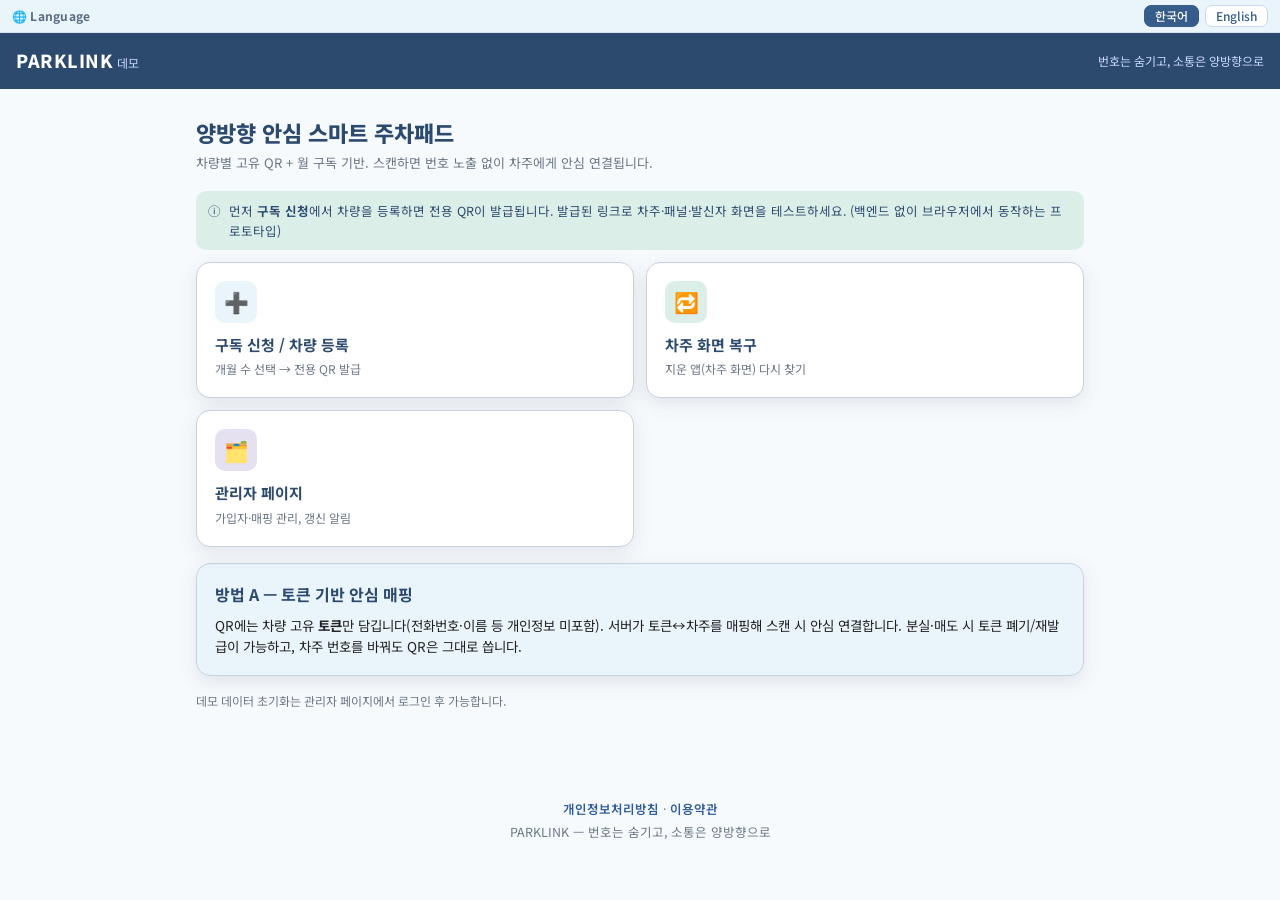
<file: index.html>
<!DOCTYPE html>
<html lang="ko" translate="no">
<head>
<meta name="google" content="notranslate">
<meta charset="UTF-8">
<meta name="viewport" content="width=device-width, initial-scale=1.0">
<title>PARKLINK · 양방향 안심 스마트 주차패드</title>
<link rel="preconnect" href="https://fonts.googleapis.com">
<link href="https://fonts.googleapis.com/css2?family=Noto+Sans+KR:wght@400;500;700;800&display=swap" rel="stylesheet">
<link rel="stylesheet" href="css/style.css">
<link rel="manifest" href="manifest.webmanifest">
<meta name="theme-color" content="#365C89">
<meta name="apple-mobile-web-app-capable" content="yes">
<meta name="apple-mobile-web-app-status-bar-style" content="default">
<meta name="apple-mobile-web-app-title" content="PARKLINK">
<link rel="apple-touch-icon" href="apple-touch-icon.png">
</head>
<body>
<div class="topbar">
  <div><span class="brand">PARKLINK</span> <span class="sub">데모</span></div>
  <span class="sub">번호는 숨기고, 소통은 양방향으로</span>
</div>

<div class="wrap">
  <h1>양방향 안심 스마트 주차패드</h1>
  <p class="lead">차량별 고유 QR + 월 구독 기반. 스캔하면 번호 노출 없이 차주에게 안심 연결됩니다.</p>

  <div class="note">
    <span>ⓘ</span>
    <span>먼저 <b>구독 신청</b>에서 차량을 등록하면 전용 QR이 발급됩니다. 발급된 링크로 차주·패널·발신자 화면을 테스트하세요. (백엔드 없이 브라우저에서 동작하는 프로토타입)</span>
  </div>

  <div class="hub">
    <a href="subscribe.html">
      <div class="ico" style="background:var(--ice);color:var(--blue)">➕</div>
      <b>구독 신청 / 차량 등록</b>
      <small>개월 수 선택 → 전용 QR 발급</small>
    </a>
    <a href="recover.html">
      <div class="ico" style="background:var(--mint);color:var(--navy)">🔁</div>
      <b>차주 화면 복구</b>
      <small>지운 앱(차주 화면) 다시 찾기</small>
    </a>
    <a href="admin.html">
      <div class="ico" style="background:var(--lav);color:var(--navy)">🗂️</div>
      <b>관리자 페이지</b>
      <small>가입자·매핑 관리, 갱신 알림</small>
    </a>
  </div>

  <div class="card tint mt16">
    <h2>방법 A — 토큰 기반 안심 매핑</h2>
    <p style="font-size:13.5px">QR에는 차량 고유 <b>토큰</b>만 담깁니다(전화번호·이름 등 개인정보 미포함). 서버가 토큰↔차주를 매핑해 스캔 시 안심 연결합니다. 분실·매도 시 토큰 폐기/재발급이 가능하고, 차주 번호를 바꿔도 QR은 그대로 씁니다.</p>
  </div>

  <div class="row mt16">
    <span class="muted">데모 데이터 초기화는 <a href="admin.html">관리자 페이지</a>에서 로그인 후 가능합니다.</span>
  </div>
</div>

<script src="js/qrcode.min.js"></script>
<script src="js/i18n.js"></script>
<script src="js/common.js"></script>
<script src="js/index.js"></script>
<footer class="site-footer">
  <a href="privacy.html">개인정보처리방침</a> · <a href="terms.html">이용약관</a><br>
  PARKLINK — 번호는 숨기고, 소통은 양방향으로
</footer>
</body>
</html>
</file>
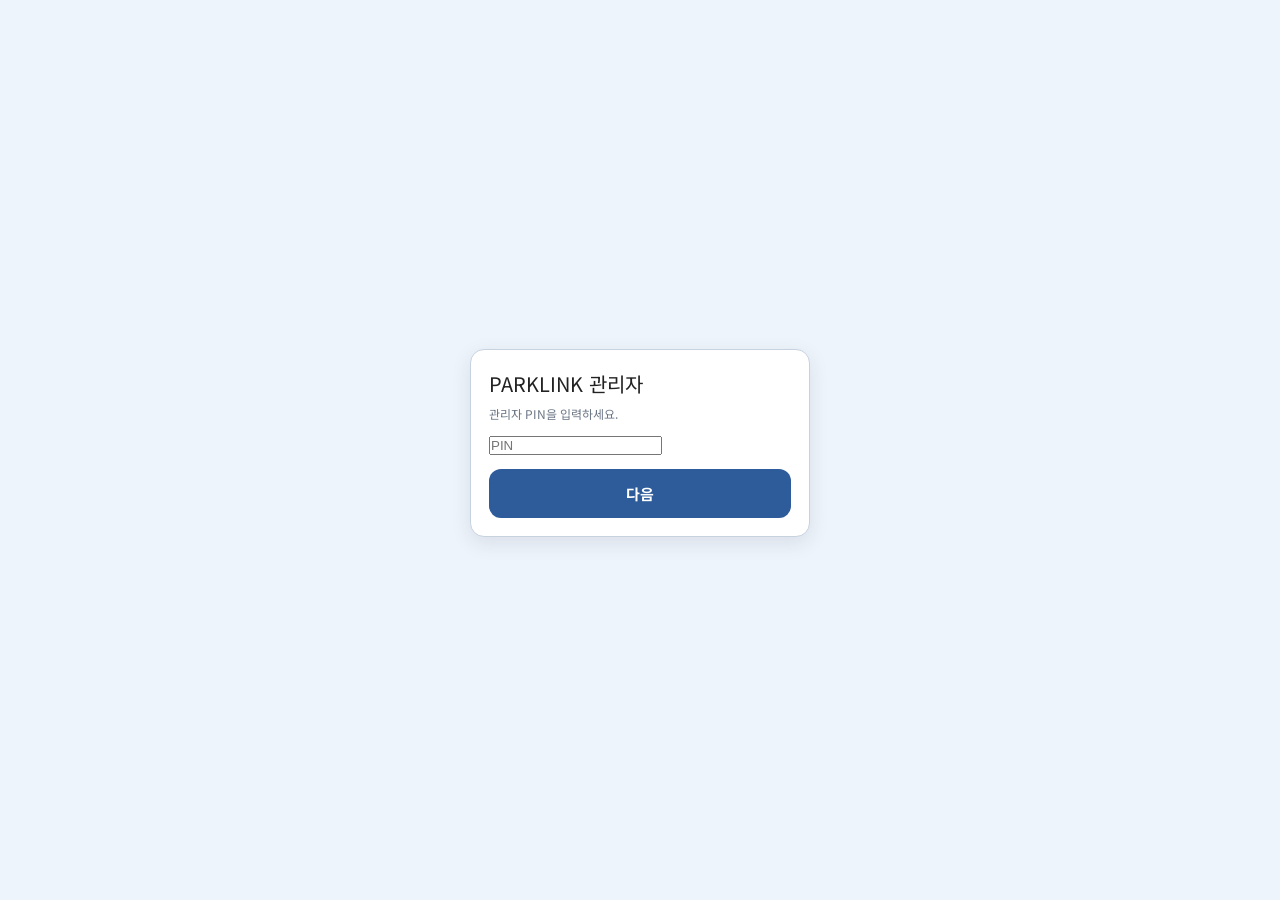
<file: admin.html>
<!DOCTYPE html>
<html lang="ko" translate="no">
<head>
<meta name="google" content="notranslate">
<meta charset="UTF-8">
<meta name="viewport" content="width=device-width, initial-scale=1.0">
<title>PARKLINK · 관리자</title>
<link rel="preconnect" href="https://fonts.googleapis.com">
<link href="https://fonts.googleapis.com/css2?family=Noto+Sans+KR:wght@400;500;700;800&display=swap" rel="stylesheet">
<link rel="stylesheet" href="css/style.css">
<link rel="manifest" href="manifest.webmanifest">
<meta name="theme-color" content="#365C89">
<meta name="apple-mobile-web-app-capable" content="yes">
<meta name="apple-mobile-web-app-status-bar-style" content="default">
<meta name="apple-mobile-web-app-title" content="PARKLINK">
<link rel="apple-touch-icon" href="apple-touch-icon.png">
<style>
.gate-overlay{position:fixed;inset:0;background:#eef4fb;display:flex;align-items:center;justify-content:center;z-index:9999;padding:20px}
.gate-box{width:100%;max-width:340px}
.gate-box .err{margin-top:8px}
</style>
</head>
<body>
<div id="adminGate" class="gate-overlay">
  <div class="gate-box card">
    <div class="brand" style="font-size:20px;margin-bottom:6px">PARKLINK 관리자</div>
    <div id="gatePin">
      <p class="muted mb8">관리자 PIN을 입력하세요.</p>
      <div class="field"><input id="pinInput" type="password" inputmode="numeric" placeholder="PIN" autocomplete="off"></div>
      <button class="btn btn-primary" id="pinBtn" style="width:100%">다음</button>
      <p class="muted err" id="pinErr" style="display:none;color:var(--red)"></p>
    </div>
    <div id="gateLogin" style="display:none">
      <p class="muted mb8">관리자 계정으로 로그인하세요.</p>
      <div class="field"><label>이메일</label><input id="loginEmail" type="email" autocomplete="username"></div>
      <div class="field"><label>비밀번호</label><input id="loginPw" type="password" autocomplete="current-password"></div>
      <button class="btn btn-primary" id="loginBtn" style="width:100%">로그인</button>
      <p class="muted err" id="loginErr" style="display:none;color:var(--red)"></p>
    </div>
  </div>
</div>
<div class="topbar">
  <div><span class="brand">PARKLINK</span> <span class="sub">관리자</span></div>
  <a class="home" href="index.html">← 메인화면</a>
</div>

<div class="wrap">
  <h1>가입자 관리</h1>

  <!-- 탭 네비게이션 -->
  <div class="tabnav" id="tabnav">
    <button class="tabbtn active" data-tab="dashboard">가입자현황</button>
    <button class="tabbtn" data-tab="subs">구독신청관리</button>
    <button class="tabbtn" data-tab="recover">복구요청</button>
    <button class="tabbtn" data-tab="list">가입자목록</button>
    <button class="tabbtn" data-tab="errors">에러로그</button>
  </div>

  <!-- 1) 가입자현황 -->
  <section class="tabpanel" id="tab-dashboard">
    <p class="lead">상태별 가입 현황입니다. 숫자를 누르면 해당 목록으로 이동합니다.</p>
    <div class="stats">
      <button class="stat" data-stat="all"><b id="kTotal">0</b><span>총 가입</span></button>
      <button class="stat" data-stat="active"><b id="kActive">0</b><span>구독중</span></button>
      <button class="stat" data-stat="renew"><b id="kRenew">0</b><span>만료 임박</span></button>
      <button class="stat" data-stat="expired"><b id="kExpired">0</b><span>만료</span></button>
    </div>
    <div id="renewCard" class="card mt16" style="display:none">
      <h2>🔔 갱신 알림 대상 (만료 2주 전~만료)</h2>
      <div id="renewList"></div>
    </div>
  </section>

  <!-- 2) 구독신청관리 -->
  <section class="tabpanel" id="tab-subs" style="display:none">
    <!-- 조회(검색) 영역 -->
    <div class="card searchbar">
      <div class="srow">
        <select id="subStatus">
          <option value="all">ALL (전체)</option>
          <option value="pending">승인대기</option>
          <option value="active">승인</option>
          <option value="rejected">반려</option>
        </select>
        <textarea id="subKeyword" rows="1" placeholder="차량명 · 번호판 · 전화번호 검색"></textarea>
        <button class="btn btn-primary btn-sm" id="subSearch">조회</button>
      </div>
      <div class="muted mt8" id="subListCount"></div>
    </div>

    <div class="card" id="subsCard">
      <div class="row"><h2 style="margin:0">📋 구독 신청 관리</h2><span class="spacer"></span>
        <span class="muted" id="subsCount"></span>
        <button class="btn btn-ghost btn-sm" id="subsRefresh">새로고침</button></div>
      <div id="subsList" class="mt8 muted">불러오는 중…</div>
    </div>
  </section>

  <!-- 2-1) 복구요청 -->
  <section class="tabpanel" id="tab-recover" style="display:none">
    <div class="card">
      <div class="row"><h2 style="margin:0">🔁 차주 화면 복구 요청</h2><span class="spacer"></span>
        <span class="muted" id="supCount"></span>
        <button class="btn btn-ghost btn-sm" id="supRefresh">새로고침</button></div>
      <p class="muted mt8" style="font-size:12.5px">차주가 등록 정보 확인을 요청한 건입니다. 전화번호로 매칭된 차량을 확인하고, 본인이 맞으면 <b>기존 차주 화면 주소</b>를 전달하세요. (신규 발급 아님)</p>
      <div id="supList" class="mt8 muted">불러오는 중…</div>
    </div>
  </section>

  <!-- 3) 가입자목록 -->
  <section class="tabpanel" id="tab-list" style="display:none">
    <div class="row" style="align-items:center">
      <h2 style="margin:0">가입자 목록</h2><span class="spacer"></span>
      <button class="btn btn-ghost btn-sm" id="backToDash">← 현황으로</button>
    </div>

    <!-- 조회(검색) 영역 -->
    <div class="card searchbar">
      <div class="srow">
        <select id="fStatus">
          <option value="all">ALL (전체)</option>
          <option value="active">구독중</option>
          <option value="renew">만료 임박</option>
          <option value="expired">만료</option>
        </select>
        <textarea id="fKeyword" rows="1" placeholder="차량명 · 번호판 · 전화번호 검색"></textarea>
        <button class="btn btn-primary btn-sm" id="fSearch">조회</button>
      </div>
      <div class="muted mt8" id="listCount"></div>
    </div>

    <div class="card flat" style="padding:0;overflow-x:auto">
      <table class="admin" id="vtable">
        <thead><tr>
          <th>차량</th><th>차주번호</th><th>토큰</th><th>시작</th><th>만료</th>
          <th>남은일</th><th>상태</th><th class="right">관리</th>
        </tr></thead>
        <tbody></tbody>
      </table>
      <div id="empty" class="notfound" style="display:none">
        <div class="big">🗂️</div>조회된 가입자가 없습니다.
      </div>
    </div>

    <div class="note mt16"><span>🧪</span><span>테스트: 각 행의 <b>만료-10일</b>/<b>만료처리</b> 버튼으로 갱신 알림·만료 동작을 즉시 확인할 수 있습니다.</span></div>

    <div class="row mt8">
      <a class="btn btn-outline btn-sm" href="subscribe.html">+ 차량 등록</a>
      <span class="spacer"></span>
      <button class="btn btn-ghost" id="resetBtn">전체 초기화</button>
    </div>

    <!-- QR 모달 대용 영역 -->
    <div id="qrPanel" class="card mt16" style="display:none">
      <div class="row"><h2 style="margin:0" id="qrTitle">QR</h2><span class="spacer"></span>
        <button class="btn btn-ghost" id="qrClose">닫기</button></div>
      <div class="qrwrap" id="qrBox"></div>
      <div class="copybox"><span class="grow" id="qrUrl"></span></div>
    </div>
  </section>

  <!-- 4) 에러로그 -->
  <section class="tabpanel" id="tab-errors" style="display:none">
    <div class="card">
      <div class="row"><h2 style="margin:0">⚠️ 에러 로그</h2><span class="spacer"></span>
        <button class="btn btn-ghost btn-sm" id="errRefresh">새로고침</button>
        <button class="btn btn-ghost btn-sm" id="errClear">전체 삭제</button></div>
      <div id="errList" class="muted mt8">불러오는 중…</div>
    </div>
  </section>
</div>

<script src="js/qrcode.min.js"></script>
<script src="js/i18n.js"></script>
<script src="js/common.js"></script>
<script src="js/admin.js"></script>
</body>
</html>
</file>
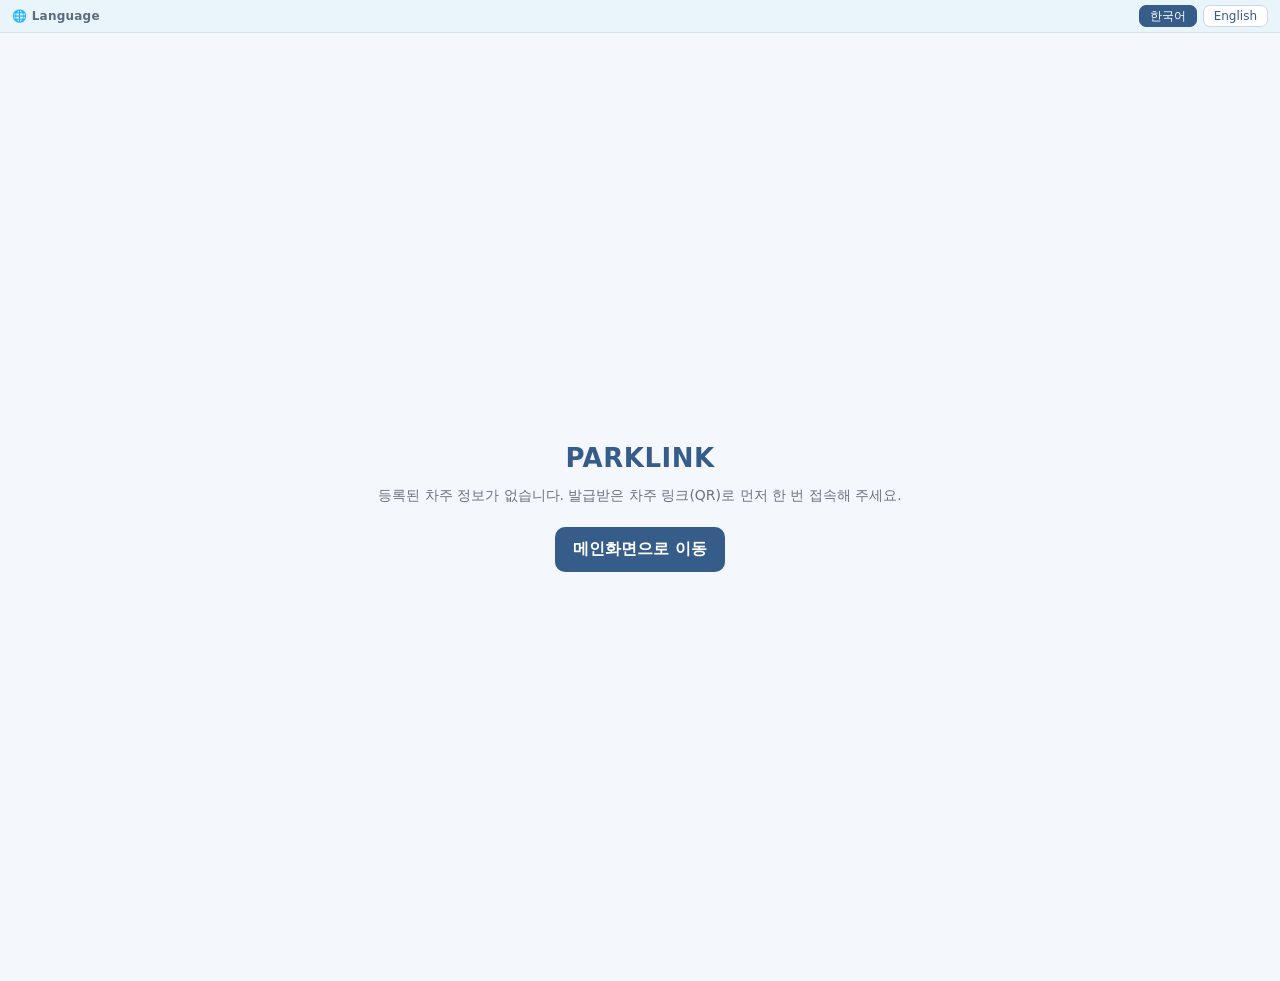
<file: open.html>
<!DOCTYPE html>
<html lang="ko" translate="no">
<head>
<meta name="google" content="notranslate">
<meta charset="utf-8">
<meta name="viewport" content="width=device-width, initial-scale=1, viewport-fit=cover">
<title>PARKLINK</title>
<link rel="manifest" href="manifest.webmanifest">
<meta name="theme-color" content="#365C89">
<link rel="apple-touch-icon" href="apple-touch-icon.png">
<style>
  html,body{height:100%;margin:0;font-family:'Noto Sans KR',system-ui,sans-serif;background:#f4f8fc;color:#365C89}
  .wrap{height:100%;display:flex;flex-direction:column;align-items:center;justify-content:center;gap:14px;padding:24px;text-align:center}
  .logo{font-weight:800;font-size:26px;letter-spacing:.5px}
  .msg{color:#6b7280;font-size:14px}
  a.btn{margin-top:8px;display:inline-block;padding:12px 18px;background:#365C89;color:#fff;border-radius:10px;text-decoration:none;font-weight:700}
</style>
</head>
<body>
<div class="wrap">
  <div class="logo">PARKLINK</div>
  <div class="msg" id="msg">차주 화면으로 이동 중…</div>
  <a class="btn" id="manual" href="index.html" style="display:none">메인화면으로 이동</a>
</div>
<script>
(function () {
  var token = null;
  try { token = localStorage.getItem('parklink:lastOwnerToken'); } catch (e) {}
  // URL에 ?v= 가 직접 오면 우선 사용
  var p = new URLSearchParams(location.search);
  if (p.get('v')) token = p.get('v');
  if (token) {
    location.replace('owner.html?v=' + encodeURIComponent(token));
  } else {
    document.getElementById('msg').textContent = '등록된 차주 정보가 없습니다. 발급받은 차주 링크(QR)로 먼저 한 번 접속해 주세요.';
    document.getElementById('manual').style.display = 'inline-block';
  }
})();
</script>
<script src="js/i18n.js"></script>
</body>
</html>
</file>
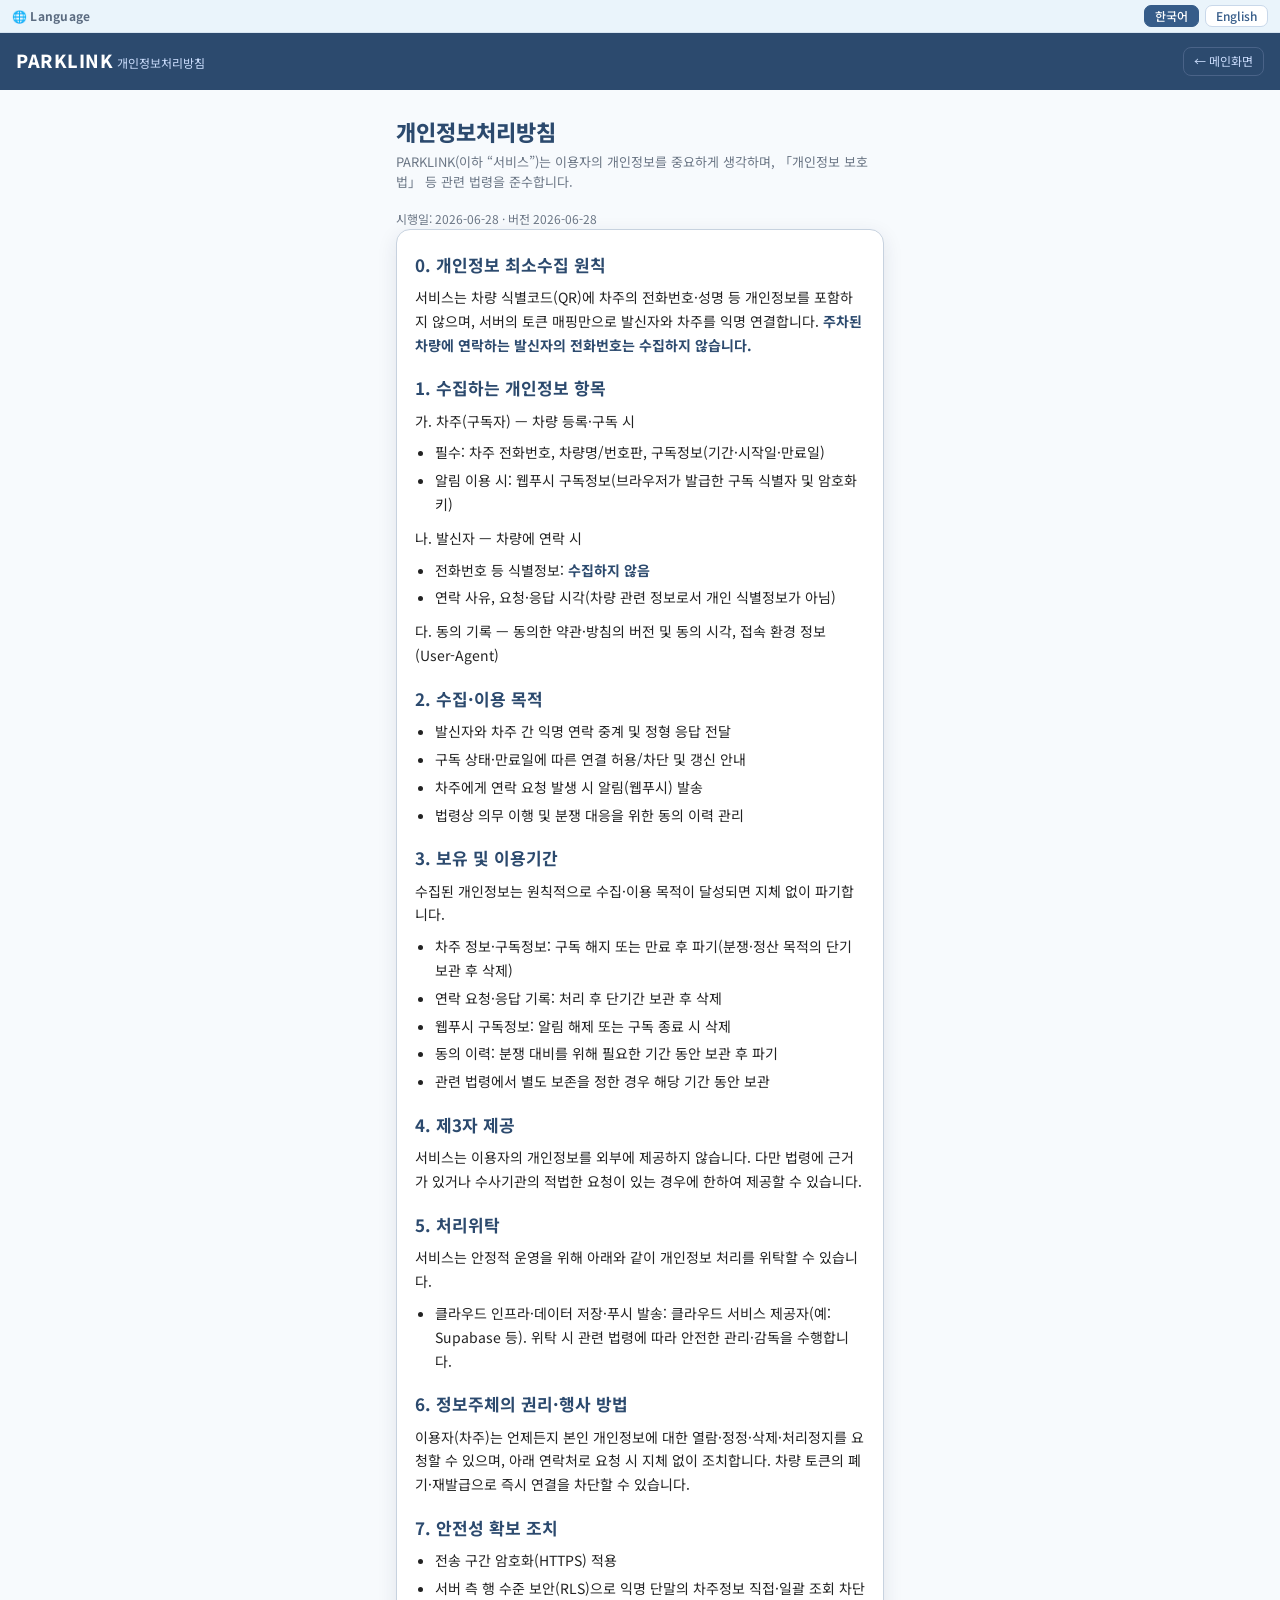
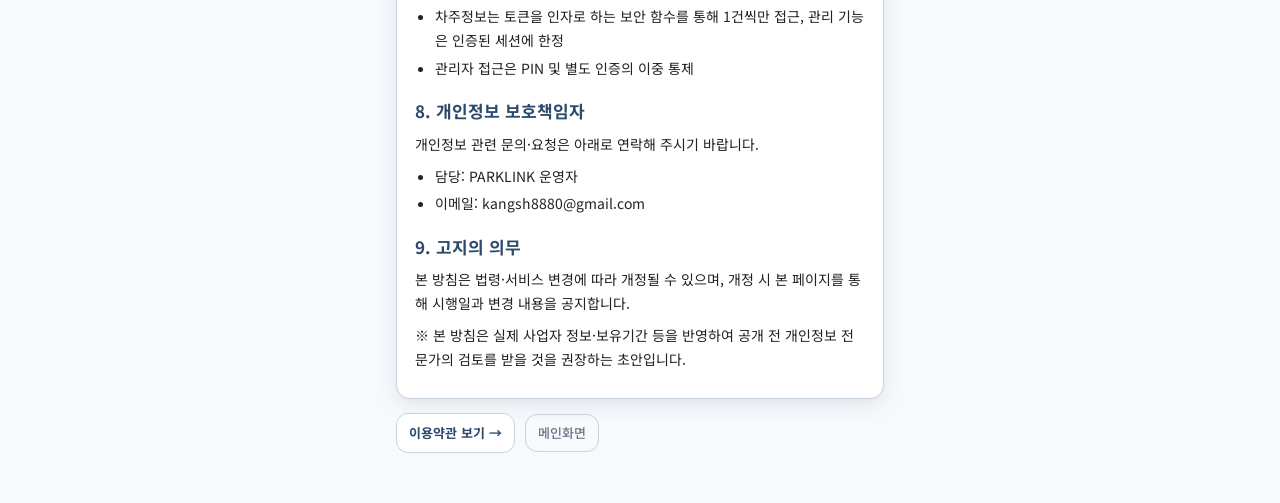
<file: privacy.html>
<!DOCTYPE html>
<html lang="ko" translate="no">
<head>
<meta name="google" content="notranslate">
<meta charset="UTF-8">
<meta name="viewport" content="width=device-width, initial-scale=1.0">
<title>PARKLINK · 개인정보처리방침</title>
<link rel="preconnect" href="https://fonts.googleapis.com">
<link href="https://fonts.googleapis.com/css2?family=Noto+Sans+KR:wght@400;500;700;800&display=swap" rel="stylesheet">
<link rel="stylesheet" href="css/style.css">
<meta name="theme-color" content="#365C89">
</head>
<body>
<div class="topbar">
  <div><span class="brand">PARKLINK</span> <span class="sub">개인정보처리방침</span></div>
  <a class="home" href="index.html">← 메인화면</a>
</div>

<div class="wrap-narrow">
  <h1>개인정보처리방침</h1>
  <p class="lead">PARKLINK(이하 “서비스”)는 이용자의 개인정보를 중요하게 생각하며, 「개인정보 보호법」 등 관련 법령을 준수합니다.</p>
  <p class="muted">시행일: 2026-06-28 · 버전 2026-06-28</p>

  <div class="card legal">
    <h2>0. 개인정보 최소수집 원칙</h2>
    <p>서비스는 차량 식별코드(QR)에 차주의 전화번호·성명 등 개인정보를 포함하지 않으며, 서버의 토큰 매핑만으로 발신자와 차주를 익명 연결합니다. <b>주차된 차량에 연락하는 발신자의 전화번호는 수집하지 않습니다.</b></p>

    <h2>1. 수집하는 개인정보 항목</h2>
    <p>가. 차주(구독자) — 차량 등록·구독 시</p>
    <ul>
      <li>필수: 차주 전화번호, 차량명/번호판, 구독정보(기간·시작일·만료일)</li>
      <li>알림 이용 시: 웹푸시 구독정보(브라우저가 발급한 구독 식별자 및 암호화 키)</li>
    </ul>
    <p>나. 발신자 — 차량에 연락 시</p>
    <ul>
      <li>전화번호 등 식별정보: <b>수집하지 않음</b></li>
      <li>연락 사유, 요청·응답 시각(차량 관련 정보로서 개인 식별정보가 아님)</li>
    </ul>
    <p>다. 동의 기록 — 동의한 약관·방침의 버전 및 동의 시각, 접속 환경 정보(User-Agent)</p>

    <h2>2. 수집·이용 목적</h2>
    <ul>
      <li>발신자와 차주 간 익명 연락 중계 및 정형 응답 전달</li>
      <li>구독 상태·만료일에 따른 연결 허용/차단 및 갱신 안내</li>
      <li>차주에게 연락 요청 발생 시 알림(웹푸시) 발송</li>
      <li>법령상 의무 이행 및 분쟁 대응을 위한 동의 이력 관리</li>
    </ul>

    <h2>3. 보유 및 이용기간</h2>
    <p>수집된 개인정보는 원칙적으로 수집·이용 목적이 달성되면 지체 없이 파기합니다.</p>
    <ul>
      <li>차주 정보·구독정보: 구독 해지 또는 만료 후 파기(분쟁·정산 목적의 단기 보관 후 삭제)</li>
      <li>연락 요청·응답 기록: 처리 후 단기간 보관 후 삭제</li>
      <li>웹푸시 구독정보: 알림 해제 또는 구독 종료 시 삭제</li>
      <li>동의 이력: 분쟁 대비를 위해 필요한 기간 동안 보관 후 파기</li>
      <li>관련 법령에서 별도 보존을 정한 경우 해당 기간 동안 보관</li>
    </ul>

    <h2>4. 제3자 제공</h2>
    <p>서비스는 이용자의 개인정보를 외부에 제공하지 않습니다. 다만 법령에 근거가 있거나 수사기관의 적법한 요청이 있는 경우에 한하여 제공할 수 있습니다.</p>

    <h2>5. 처리위탁</h2>
    <p>서비스는 안정적 운영을 위해 아래와 같이 개인정보 처리를 위탁할 수 있습니다.</p>
    <ul>
      <li>클라우드 인프라·데이터 저장·푸시 발송: 클라우드 서비스 제공자(예: Supabase 등). 위탁 시 관련 법령에 따라 안전한 관리·감독을 수행합니다.</li>
    </ul>

    <h2>6. 정보주체의 권리·행사 방법</h2>
    <p>이용자(차주)는 언제든지 본인 개인정보에 대한 열람·정정·삭제·처리정지를 요청할 수 있으며, 아래 연락처로 요청 시 지체 없이 조치합니다. 차량 토큰의 폐기·재발급으로 즉시 연결을 차단할 수 있습니다.</p>

    <h2>7. 안전성 확보 조치</h2>
    <ul>
      <li>전송 구간 암호화(HTTPS) 적용</li>
      <li>서버 측 행 수준 보안(RLS)으로 익명 단말의 차주정보 직접·일괄 조회 차단</li>
      <li>차주정보는 토큰을 인자로 하는 보안 함수를 통해 1건씩만 접근, 관리 기능은 인증된 세션에 한정</li>
      <li>관리자 접근은 PIN 및 별도 인증의 이중 통제</li>
    </ul>

    <h2>8. 개인정보 보호책임자</h2>
    <p>개인정보 관련 문의·요청은 아래로 연락해 주시기 바랍니다.</p>
    <ul>
      <li>담당: PARKLINK 운영자</li>
      <li>이메일: kangsh8880@gmail.com</li>
    </ul>

    <h2>9. 고지의 의무</h2>
    <p>본 방침은 법령·서비스 변경에 따라 개정될 수 있으며, 개정 시 본 페이지를 통해 시행일과 변경 내용을 공지합니다.</p>

    <p class="muted mt16">※ 본 방침은 실제 사업자 정보·보유기간 등을 반영하여 공개 전 개인정보 전문가의 검토를 받을 것을 권장하는 초안입니다.</p>
  </div>

  <div class="row mt8">
    <a class="btn btn-outline btn-sm" href="terms.html">이용약관 보기 →</a>
    <a class="btn btn-ghost" href="index.html">메인화면</a>
  </div>

  <div id="confirmBar" class="row mt8" style="display:none">
    <a id="confirmBtn" class="btn btn-primary" style="width:100%" href="subscribe.html?agree=privacy">확인함 — 신청 화면으로 돌아가기</a>
  </div>
</div>
<script>
  if (new URLSearchParams(location.search).get('from') === 'subscribe') {
    document.getElementById('confirmBar').style.display = 'flex';
  }
</script>
<script src="js/i18n.js"></script>
</body>
</html>
</file>
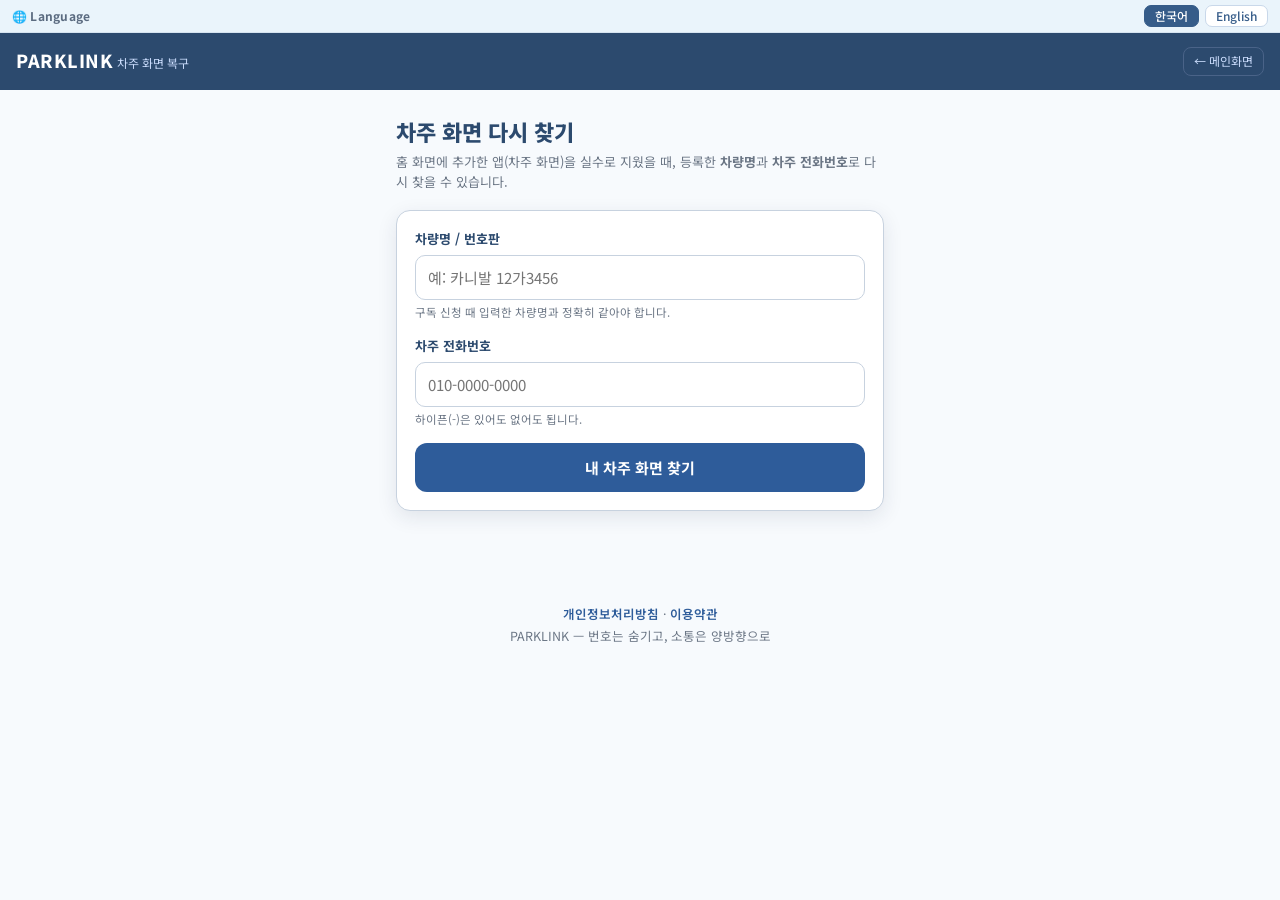
<file: recover.html>
<!DOCTYPE html>
<html lang="ko" translate="no">
<head>
<meta name="google" content="notranslate">
<meta charset="UTF-8">
<meta name="viewport" content="width=device-width, initial-scale=1.0">
<title>PARKLINK · 차주 화면 복구</title>
<link rel="preconnect" href="https://fonts.googleapis.com">
<link href="https://fonts.googleapis.com/css2?family=Noto+Sans+KR:wght@400;500;700;800&display=swap" rel="stylesheet">
<link rel="stylesheet" href="css/style.css">
<meta name="theme-color" content="#365C89">
</head>
<body>
<div class="topbar">
  <div><span class="brand">PARKLINK</span> <span class="sub">차주 화면 복구</span></div>
  <a class="home" href="index.html">← 메인화면</a>
</div>

<div class="wrap-narrow">
  <h1>차주 화면 다시 찾기</h1>
  <p class="lead">홈 화면에 추가한 앱(차주 화면)을 실수로 지웠을 때, 등록한 <b>차량명</b>과 <b>차주 전화번호</b>로 다시 찾을 수 있습니다.</p>

  <!-- 입력 -->
  <div id="form" class="card">
    <div class="field">
      <label>차량명 / 번호판</label>
      <input id="rName" type="text" placeholder="예: 카니발 12가3456">
      <div class="hint">구독 신청 때 입력한 차량명과 정확히 같아야 합니다.</div>
    </div>
    <div class="field">
      <label>차주 전화번호</label>
      <input id="rPhone" type="tel" inputmode="tel" placeholder="010-0000-0000">
      <div class="hint">하이픈(-)은 있어도 없어도 됩니다.</div>
    </div>
    <button class="btn btn-primary" id="findBtn" style="width:100%">내 차주 화면 찾기</button>
    <div id="errBox" class="hint" style="color:var(--red);display:none;margin-top:10px"></div>
  </div>

  <!-- 성공 -->
  <div id="found" style="display:none">
    <div class="card mint">
      <h2>✓ 차주 화면을 찾았습니다</h2>
      <p class="muted">아래에서 차주 화면을 열고, 다시 홈 화면에 추가하면 앱처럼 사용할 수 있습니다.</p>
      <a id="openOwner" class="btn btn-primary mt8" style="width:100%">🔔 차주 화면 열기</a>
    </div>
    <div class="card">
      <h2>📱 홈 화면에 다시 추가</h2>
      <div class="note"><span>1️⃣</span><span>위 <b>차주 화면 열기</b>를 누르세요.</span></div>
      <div class="note mt8"><span>2️⃣</span><span>열린 차주 화면의 <b>📲 홈 화면에 추가</b> 버튼을 누르세요.</span></div>
      <div class="note mt8"><span>＊</span><span>버튼이 보이지 않으면 화면의 순서 안내대로 추가하세요:</span></div>
      <div id="a2hsSteps" class="mt8"></div>
    </div>
  </div>

  <!-- 실패 시: 관리자에게 복구 요청 -->
  <div id="failHelp" class="card tint" style="display:none">
    <h2>찾지 못하셨나요?</h2>
    <p class="muted">차량명이나 전화번호가 등록 정보와 다르면 찾을 수 없습니다. 입력을 다시 확인해 주세요. 그래도 안 되면 관리자에게 복구를 요청하세요. 관리자가 등록 정보를 확인한 뒤 차주 화면 주소를 전달해 드립니다.</p>
    <button id="reqBtn" class="btn btn-outline btn-sm mt8" style="width:100%">관리자에게 복구 요청</button>

    <!-- 요청 폼 -->
    <div id="reqForm" style="display:none;margin-top:12px">
      <div class="field">
        <label>메모 <span class="muted">(선택)</span></label>
        <input id="reqMemo" type="text" placeholder="예: 6월에 등록한 GV80입니다 / 지하주차장 정기">
        <div class="hint">위에 입력한 차량명·전화번호로 요청이 접수됩니다.</div>
      </div>
      <button id="reqSubmit" class="btn btn-primary btn-sm" style="width:100%">복구 요청 보내기</button>
    </div>
  </div>

  <!-- 요청 접수 완료 -->
  <div id="reqDone" class="card mint" style="display:none">
    <h2>✓ 복구 요청이 접수되었습니다</h2>
    <p class="muted">관리자가 확인 후 차주 화면 주소를 전달합니다. 아래 <b>조회 링크</b>를 보관했다가 다시 열어 결과를 확인하세요.</p>
    <dl class="kv">
      <dt>조회 번호</dt><dd><span class="tokenpill" id="reqId"></span></dd>
    </dl>
    <a id="reqStatusLink" class="btn btn-primary mt8" style="width:100%">요청 상태 확인하기 →</a>
  </div>
</div>

<footer class="site-footer">
  <a href="privacy.html">개인정보처리방침</a> · <a href="terms.html">이용약관</a><br>
  PARKLINK — 번호는 숨기고, 소통은 양방향으로
</footer>

<script src="js/i18n.js"></script>
<script src="js/common.js"></script>
<script src="js/recover.js"></script>
</body>
</html>
</file>
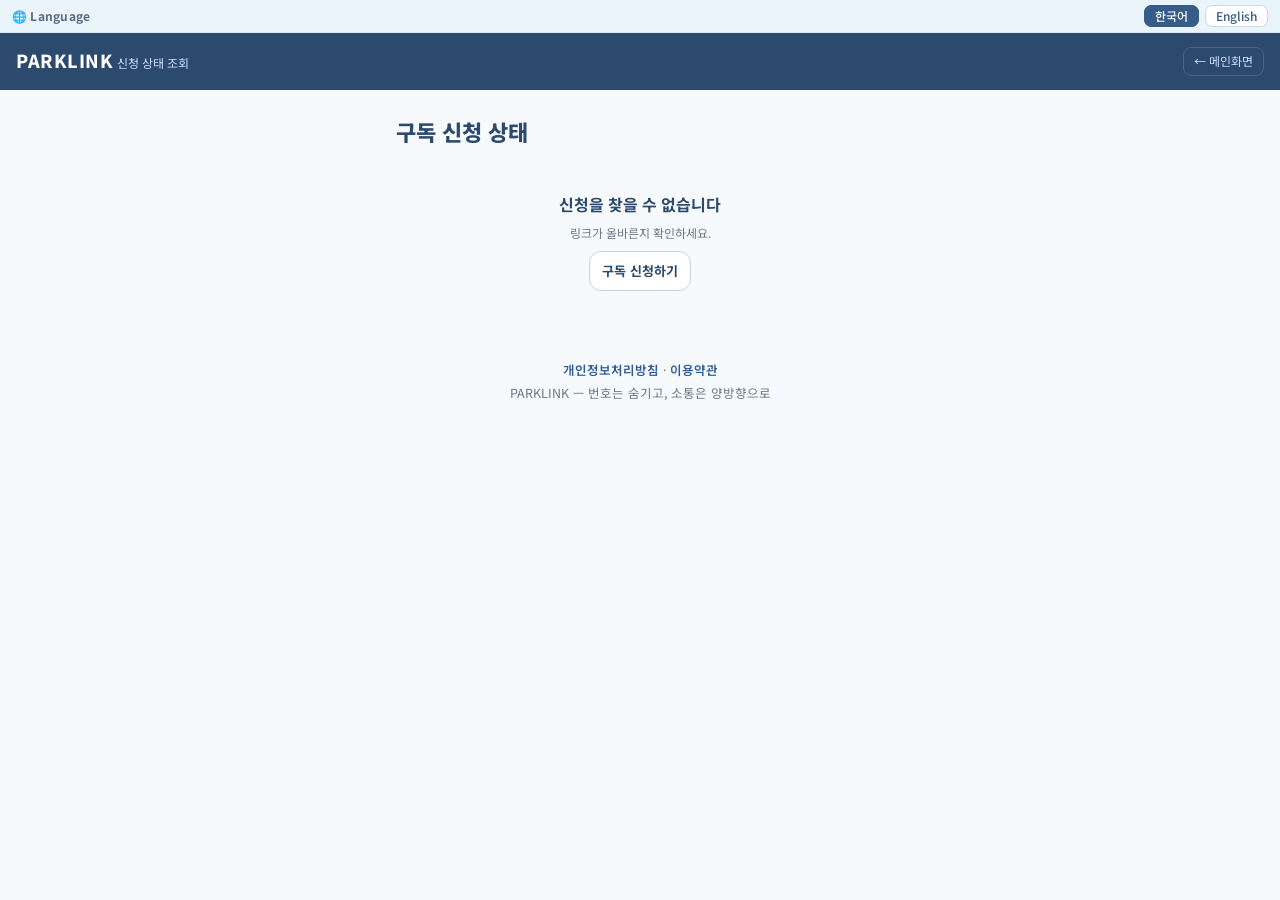
<file: status.html>
<!DOCTYPE html>
<html lang="ko" translate="no">
<head>
<meta name="google" content="notranslate">
<meta charset="UTF-8">
<meta name="viewport" content="width=device-width, initial-scale=1.0">
<title>PARKLINK · 신청 상태 조회</title>
<link rel="preconnect" href="https://fonts.googleapis.com">
<link href="https://fonts.googleapis.com/css2?family=Noto+Sans+KR:wght@400;500;700;800&display=swap" rel="stylesheet">
<link rel="stylesheet" href="css/style.css">
<meta name="theme-color" content="#365C89">
</head>
<body>
<div class="topbar">
  <div><span class="brand">PARKLINK</span> <span class="sub">신청 상태 조회</span></div>
  <a class="home" href="index.html">← 메인화면</a>
</div>

<div class="wrap-narrow">
  <h1>구독 신청 상태</h1>

  <div id="loading" class="card"><p class="muted">상태를 불러오는 중…</p></div>

  <div id="notfound" class="notfound" style="display:none">
    <h2>신청을 찾을 수 없습니다</h2>
    <p class="muted">링크가 올바른지 확인하세요.</p>
    <a class="btn btn-outline btn-sm mt8" href="subscribe.html">구독 신청하기</a>
  </div>

  <!-- 대기 -->
  <div id="pending" class="card" style="display:none">
    <h2>⏳ 승인 대기 중</h2>
    <dl class="kv" id="pendInfo"></dl>
    <p class="muted mt8">관리자 검토 후 승인되면 이 화면에서 QR이 발급됩니다. 이 페이지를 다시 열어 확인하세요.</p>
  </div>

  <!-- 승인됨 -->
  <div id="approved" style="display:none">
    <div class="card mint">
      <h2>✓ 승인되었습니다</h2>
      <dl class="kv" id="apprInfo"></dl>
    </div>
    <div class="card center">
      <h2>차량 전용 QR (E-ink 패널용)</h2>
      <div class="qrwrap" id="qrBox"></div>
      <p class="muted">스캔하면 이 차량 차주에게 안심 연결됩니다.</p>
      <div class="print-tip">🖨️ 이 QR을 저장 후 프린트하여 차량에 놓으세요.</div>
      <div class="linkrow" style="justify-content:center"><a id="dlBtn" download>QR 이미지 저장</a></div>
    </div>
    <div class="card">
      <h2>바로가기</h2>
      <div class="linkrow">
        <a id="lnkOwner">🔔 차주 화면</a>
        <a id="lnkPanel" target="_blank">🖥️ 차량 패널</a>
        <a id="lnkSender" target="_blank">📷 발신자(스캔) 화면</a>
      </div>
      <button class="btn btn-outline btn-sm mt8" id="a2hsBtn" style="width:100%">📱 차주 화면 홈 화면에 추가</button>
    </div>
  </div>

  <!-- 홈 화면 추가 안내 모달 -->
  <div id="a2hsModal" class="modal-overlay" style="display:none">
    <div class="modal-box card">
      <div class="row"><h2 style="margin:0">📱 홈 화면에 추가</h2><span class="spacer"></span>
        <button class="btn btn-ghost btn-sm" id="a2hsClose">닫기</button></div>
      <p class="muted">차주 화면을 휴대폰 홈에 추가하면 앱처럼 바로 열 수 있어요. 추가된 아이콘은 <b>차주 화면</b>으로 바로 연결됩니다.</p>
      <div class="note"><span>1️⃣</span><span>아래 <b>차주 화면 열기</b>를 누르세요.</span></div>
      <div class="note mt8"><span>2️⃣</span><span>열린 차주 화면에서 다음 순서로 추가하세요:</span></div>
      <div id="a2hsSteps" class="mt8"></div>
      <a id="a2hsOpenOwner" class="btn btn-primary mt8" style="width:100%">차주 화면 열기 →</a>
    </div>

  <!-- 반려 -->
  <div id="rejected" class="card" style="display:none">
    <h2 style="color:var(--red)">✗ 반려되었습니다</h2>
    <dl class="kv" id="rejInfo"></dl>
    <a class="btn btn-outline btn-sm mt8" href="subscribe.html">다시 신청하기</a>
  </div>

  <div class="row mt8"><button class="btn btn-ghost btn-sm" id="refreshBtn">새로고침</button></div>
</div>

<footer class="site-footer">
  <a href="privacy.html">개인정보처리방침</a> · <a href="terms.html">이용약관</a><br>
  PARKLINK — 번호는 숨기고, 소통은 양방향으로
</footer>

<script src="js/qrcode.min.js"></script>
<script src="js/i18n.js"></script>
<script src="js/common.js"></script>
<script src="js/status.js"></script>
</body>
</html>
</file>
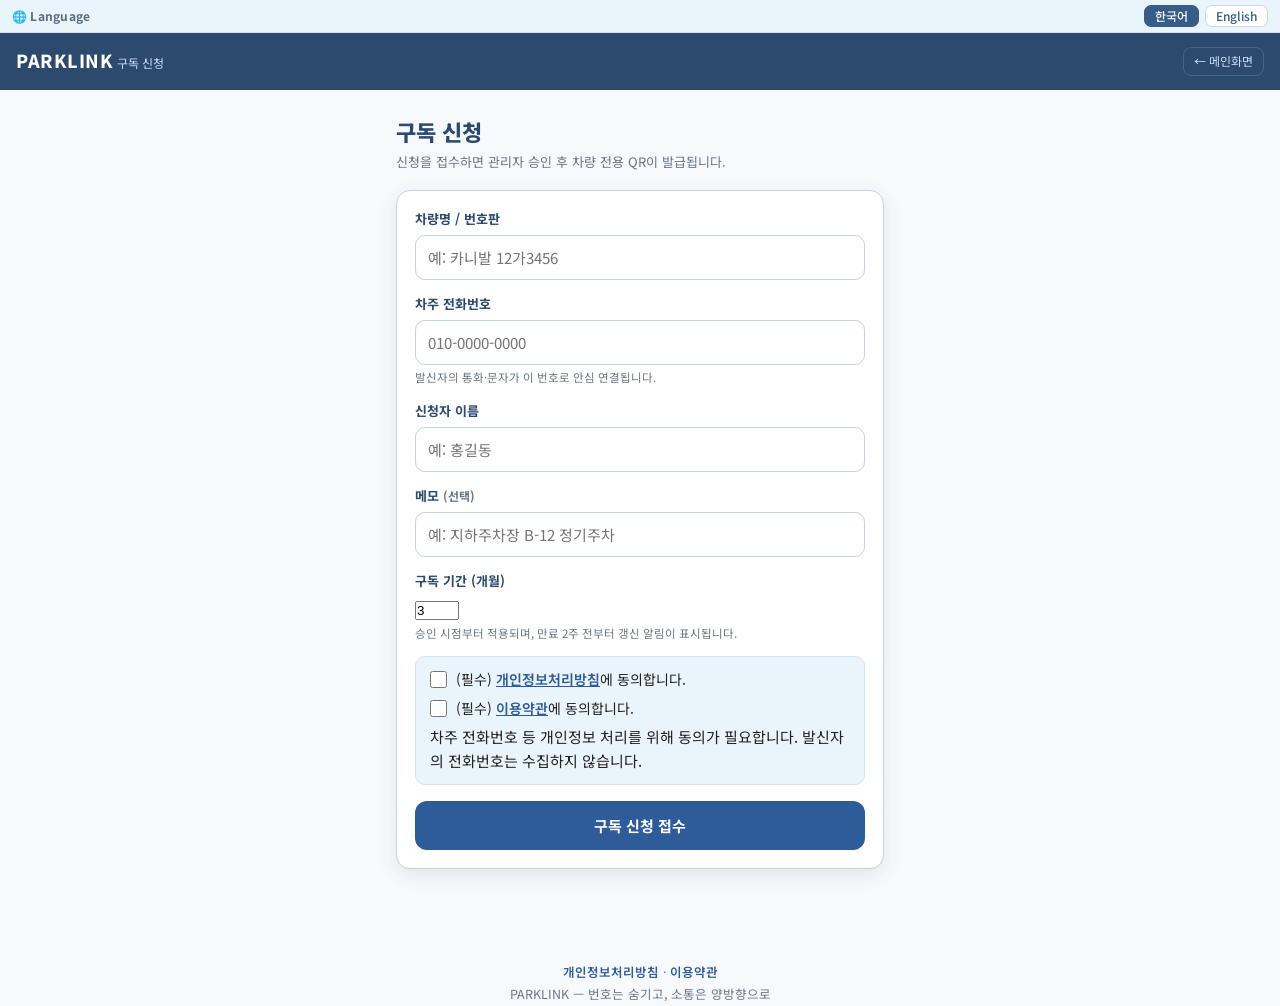
<file: subscribe.html>
<!DOCTYPE html>
<html lang="ko" translate="no">
<head>
<meta name="google" content="notranslate">
<meta charset="UTF-8">
<meta name="viewport" content="width=device-width, initial-scale=1.0">
<title>PARKLINK · 구독 신청</title>
<link rel="preconnect" href="https://fonts.googleapis.com">
<link href="https://fonts.googleapis.com/css2?family=Noto+Sans+KR:wght@400;500;700;800&display=swap" rel="stylesheet">
<link rel="stylesheet" href="css/style.css">
<link rel="manifest" href="manifest.webmanifest">
<meta name="theme-color" content="#365C89">
<meta name="apple-mobile-web-app-capable" content="yes">
<meta name="apple-mobile-web-app-status-bar-style" content="default">
<meta name="apple-mobile-web-app-title" content="PARKLINK">
<link rel="apple-touch-icon" href="apple-touch-icon.png">
</head>
<body>
<div class="topbar">
  <div><span class="brand">PARKLINK</span> <span class="sub">구독 신청</span></div>
  <a class="home" href="index.html">← 메인화면</a>
</div>

<div class="wrap-narrow">
  <h1>구독 신청</h1>
  <p class="lead">신청을 접수하면 관리자 승인 후 차량 전용 QR이 발급됩니다.</p>

  <!-- 신청 폼 -->
  <div id="form" class="card">
    <div class="field">
      <label>차량명 / 번호판</label>
      <input id="vName" type="text" placeholder="예: 카니발 12가3456">
    </div>
    <div class="field">
      <label>차주 전화번호</label>
      <input id="vPhone" type="tel" inputmode="tel" placeholder="010-0000-0000">
      <div class="hint">발신자의 통화·문자가 이 번호로 안심 연결됩니다.</div>
    </div>
    <div class="field">
      <label>신청자 이름</label>
      <input id="vApplicant" type="text" placeholder="예: 홍길동">
    </div>
    <div class="field">
      <label>메모 <span class="muted">(선택)</span></label>
      <input id="vMemo" type="text" placeholder="예: 지하주차장 B-12 정기주차">
    </div>
    <div class="field">
      <label>구독 기간 (개월)</label>
      <input id="vMonths" type="number" min="1" max="36" step="1" value="3">
      <div class="hint">승인 시점부터 적용되며, 만료 2주 전부터 갱신 알림이 표시됩니다.</div>
    </div>

    <div class="consent-box">
      <label class="consent"><input type="checkbox" id="agreePrivacy">
        <span>(필수) <a href="privacy.html?from=subscribe">개인정보처리방침</a>에 동의합니다.</span></label>
      <label class="consent"><input type="checkbox" id="agreeTerms">
        <span>(필수) <a href="terms.html?from=subscribe">이용약관</a>에 동의합니다.</span></label>
      <div class="hint">차주 전화번호 등 개인정보 처리를 위해 동의가 필요합니다. 발신자의 전화번호는 수집하지 않습니다.</div>
    </div>

    <button class="btn btn-primary" id="submitBtn">구독 신청 접수</button>
  </div>

  <!-- 신청 접수 결과 -->
  <div id="result" style="display:none">
    <div class="card mint">
      <h2>✓ 구독 신청이 접수되었습니다</h2>
      <p class="muted">관리자 검토 후 승인되면 차량 전용 QR이 발급됩니다. 아래 <b>상태 조회 링크</b>를 보관하세요.</p>
      <dl class="kv" id="resultInfo"></dl>
    </div>

    <div class="card">
      <h2>상태 조회 링크</h2>
      <p class="muted mb8">이 링크로 신청 상태(대기/승인/반려)를 확인하고, 승인 시 QR을 받을 수 있습니다.</p>
      <div class="copybox"><span class="grow" id="statusUrl"></span><button class="btn btn-ghost btn-sm" id="copyStatus">복사</button></div>
      <div class="linkrow mt8"><a id="goStatus" class="btn btn-primary btn-sm">상태 조회 화면 열기 →</a></div>
    </div>

    <div class="row mt8">
      <button class="btn btn-outline btn-sm" id="againBtn">새 신청</button>
    </div>
  </div>
</div>
<script src="js/qrcode.min.js"></script>
<script src="js/i18n.js"></script>
<script src="js/common.js"></script>
<script src="js/payment.js"></script>
<script src="js/subscribe.js"></script>
<footer class="site-footer">
  <a href="privacy.html">개인정보처리방침</a> · <a href="terms.html">이용약관</a><br>
  PARKLINK — 번호는 숨기고, 소통은 양방향으로
</footer>
</body>
</html>
</file>
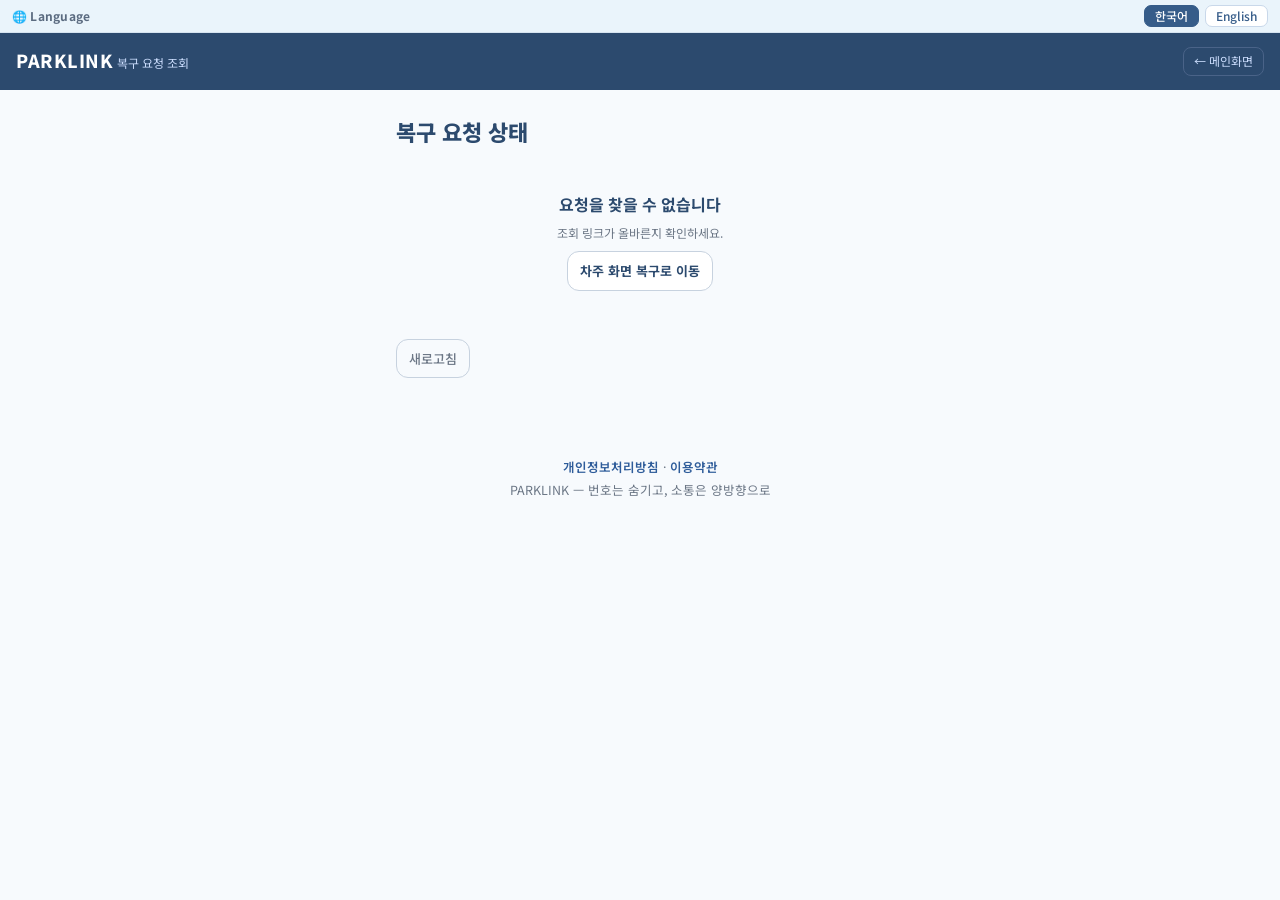
<file: support.html>
<!DOCTYPE html>
<html lang="ko" translate="no">
<head>
<meta name="google" content="notranslate">
<meta charset="UTF-8">
<meta name="viewport" content="width=device-width, initial-scale=1.0">
<title>PARKLINK · 복구 요청 조회</title>
<link rel="preconnect" href="https://fonts.googleapis.com">
<link href="https://fonts.googleapis.com/css2?family=Noto+Sans+KR:wght@400;500;700;800&display=swap" rel="stylesheet">
<link rel="stylesheet" href="css/style.css">
<meta name="theme-color" content="#365C89">
</head>
<body>
<div class="topbar">
  <div><span class="brand">PARKLINK</span> <span class="sub">복구 요청 조회</span></div>
  <a class="home" href="index.html">← 메인화면</a>
</div>

<div class="wrap-narrow">
  <h1>복구 요청 상태</h1>

  <div id="loading" class="card"><p class="muted">상태를 불러오는 중…</p></div>

  <div id="notfound" class="notfound" style="display:none">
    <h2>요청을 찾을 수 없습니다</h2>
    <p class="muted">조회 링크가 올바른지 확인하세요.</p>
    <a class="btn btn-outline btn-sm mt8" href="recover.html">차주 화면 복구로 이동</a>
  </div>

  <!-- 접수됨(대기) -->
  <div id="open" class="card" style="display:none">
    <h2>⏳ 관리자 확인 대기 중</h2>
    <dl class="kv" id="openInfo"></dl>
    <p class="muted mt8">관리자가 등록 정보를 확인한 뒤 차주 화면 주소를 전달합니다. 이 페이지를 다시 열어 확인하세요.</p>
  </div>

  <!-- 답변됨(주소 전달) -->
  <div id="answered" style="display:none">
    <div class="card mint">
      <h2>✓ 차주 화면 주소가 전달되었습니다</h2>
      <dl class="kv" id="ansInfo"></dl>
      <div id="ansNoteBox" class="note mt8" style="display:none"><span>💬</span><span id="ansNote"></span></div>
      <a id="openOwner" class="btn btn-primary mt8" style="width:100%">🔔 차주 화면 열기</a>
      <div class="mt8" style="background:#fff;border:1px solid #D6E4F0;border-radius:10px;padding:10px">
        <div class="muted" style="font-size:12px;margin-bottom:6px">차주 화면 주소 — 이 주소로 접속해 앱 설치·알림 설정을 하세요</div>
        <div style="display:flex;gap:6px;align-items:center">
          <input id="ownerUrl" type="text" readonly style="flex:1;min-width:0;font-size:12px;padding:8px;border:1px solid #D6E4F0;border-radius:8px;background:#F7FAFD">
          <button id="copyUrl" class="btn btn-outline btn-sm" style="white-space:nowrap">복사</button>
        </div>
      </div>
    </div>
    <div class="card">
      <h2>📱 홈 화면에 다시 추가</h2>
      <div class="note"><span>1️⃣</span><span>위 <b>차주 화면 열기</b>를 누르세요.</span></div>
      <div class="note mt8"><span>2️⃣</span><span>열린 차주 화면의 <b>📲 홈 화면에 추가</b> 버튼을 누르세요.</span></div>
      <div class="note mt8"><span>＊</span><span>버튼이 보이지 않으면 화면의 순서 안내대로 추가하세요:</span></div>
      <div id="a2hsSteps" class="mt8"></div>
    </div>
  </div>

  <div class="row mt8"><button class="btn btn-ghost btn-sm" id="refreshBtn">새로고침</button></div>
</div>

<footer class="site-footer">
  <a href="privacy.html">개인정보처리방침</a> · <a href="terms.html">이용약관</a><br>
  PARKLINK — 번호는 숨기고, 소통은 양방향으로
</footer>

<script src="js/i18n.js"></script>
<script src="js/common.js"></script>
<script src="js/support.js"></script>
</body>
</html>
</file>
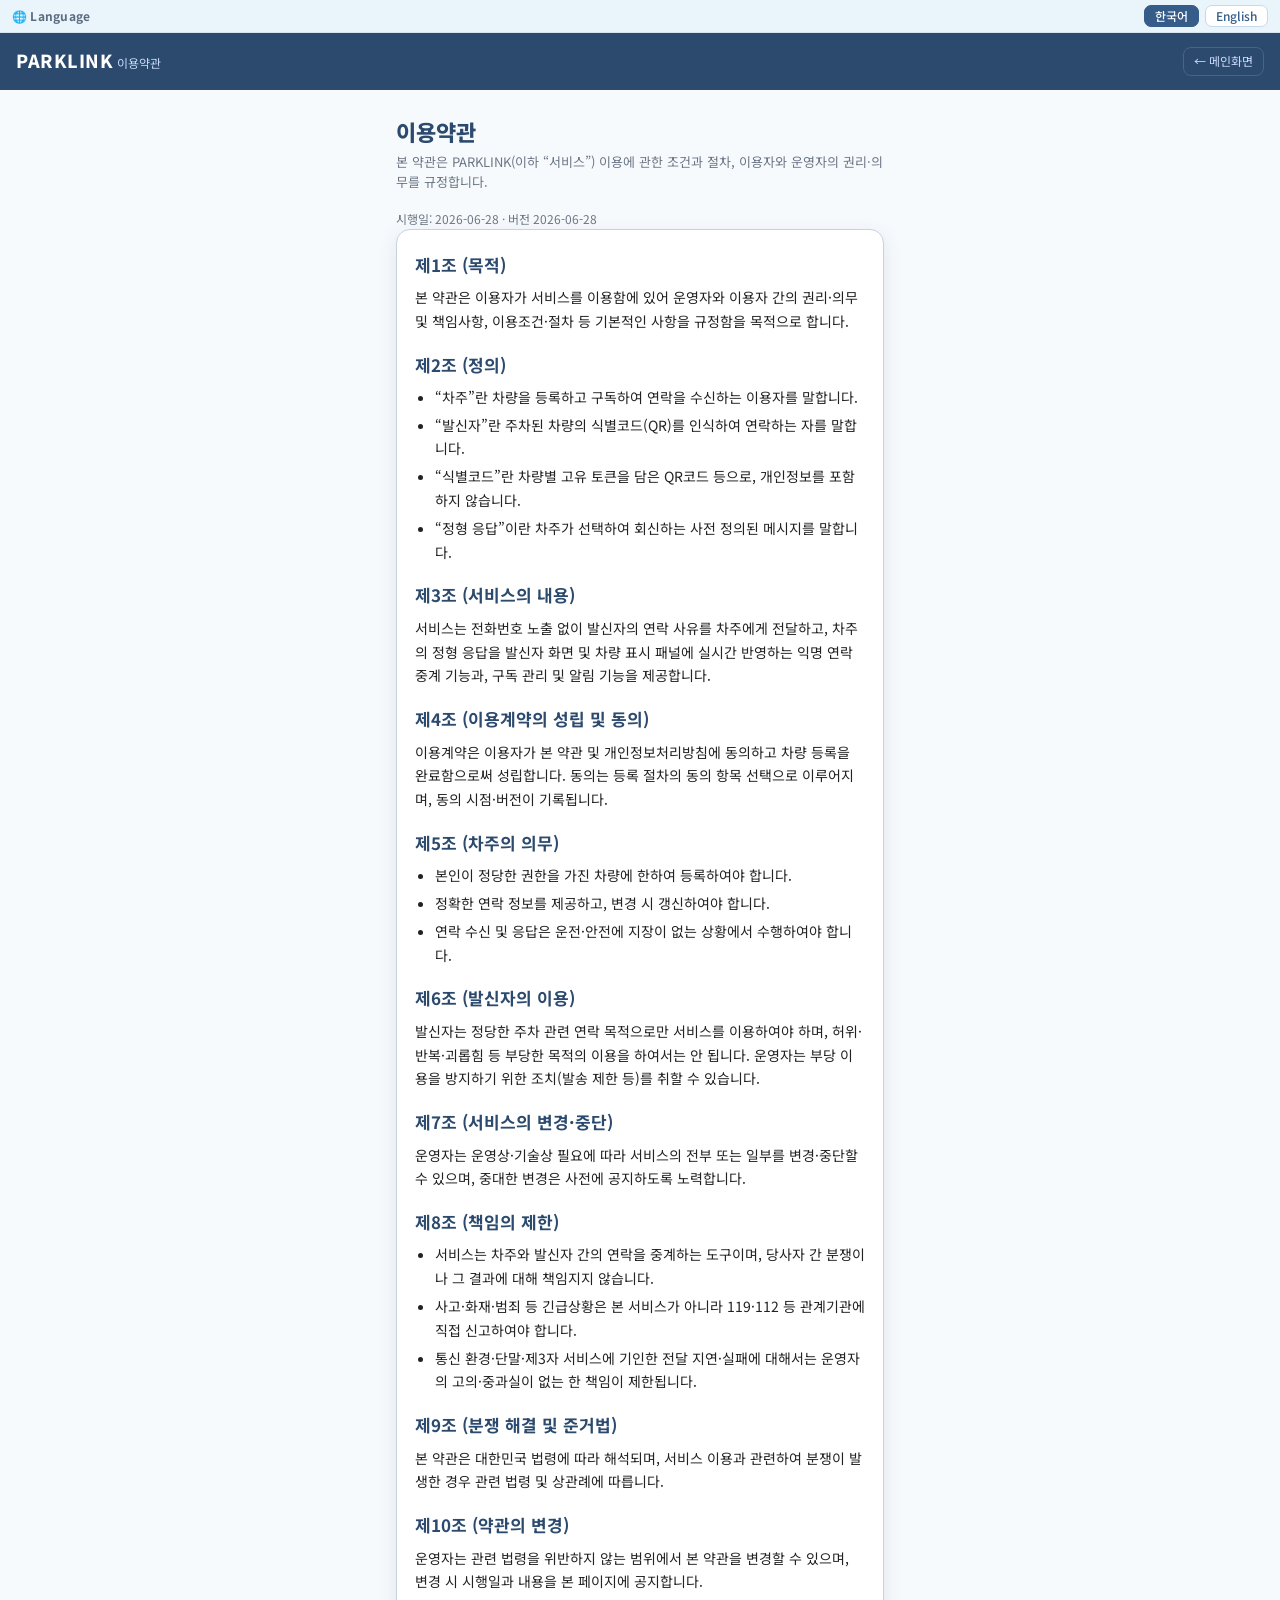
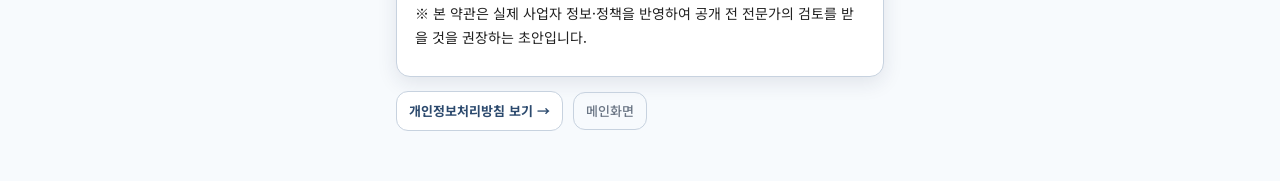
<file: terms.html>
<!DOCTYPE html>
<html lang="ko" translate="no">
<head>
<meta name="google" content="notranslate">
<meta charset="UTF-8">
<meta name="viewport" content="width=device-width, initial-scale=1.0">
<title>PARKLINK · 이용약관</title>
<link rel="preconnect" href="https://fonts.googleapis.com">
<link href="https://fonts.googleapis.com/css2?family=Noto+Sans+KR:wght@400;500;700;800&display=swap" rel="stylesheet">
<link rel="stylesheet" href="css/style.css">
<meta name="theme-color" content="#365C89">
</head>
<body>
<div class="topbar">
  <div><span class="brand">PARKLINK</span> <span class="sub">이용약관</span></div>
  <a class="home" href="index.html">← 메인화면</a>
</div>

<div class="wrap-narrow">
  <h1>이용약관</h1>
  <p class="lead">본 약관은 PARKLINK(이하 “서비스”) 이용에 관한 조건과 절차, 이용자와 운영자의 권리·의무를 규정합니다.</p>
  <p class="muted">시행일: 2026-06-28 · 버전 2026-06-28</p>

  <div class="card legal">
    <h2>제1조 (목적)</h2>
    <p>본 약관은 이용자가 서비스를 이용함에 있어 운영자와 이용자 간의 권리·의무 및 책임사항, 이용조건·절차 등 기본적인 사항을 규정함을 목적으로 합니다.</p>

    <h2>제2조 (정의)</h2>
    <ul>
      <li>“차주”란 차량을 등록하고 구독하여 연락을 수신하는 이용자를 말합니다.</li>
      <li>“발신자”란 주차된 차량의 식별코드(QR)를 인식하여 연락하는 자를 말합니다.</li>
      <li>“식별코드”란 차량별 고유 토큰을 담은 QR코드 등으로, 개인정보를 포함하지 않습니다.</li>
      <li>“정형 응답”이란 차주가 선택하여 회신하는 사전 정의된 메시지를 말합니다.</li>
    </ul>

    <h2>제3조 (서비스의 내용)</h2>
    <p>서비스는 전화번호 노출 없이 발신자의 연락 사유를 차주에게 전달하고, 차주의 정형 응답을 발신자 화면 및 차량 표시 패널에 실시간 반영하는 익명 연락 중계 기능과, 구독 관리 및 알림 기능을 제공합니다.</p>

    <h2>제4조 (이용계약의 성립 및 동의)</h2>
    <p>이용계약은 이용자가 본 약관 및 개인정보처리방침에 동의하고 차량 등록을 완료함으로써 성립합니다. 동의는 등록 절차의 동의 항목 선택으로 이루어지며, 동의 시점·버전이 기록됩니다.</p>

    <h2>제5조 (차주의 의무)</h2>
    <ul>
      <li>본인이 정당한 권한을 가진 차량에 한하여 등록하여야 합니다.</li>
      <li>정확한 연락 정보를 제공하고, 변경 시 갱신하여야 합니다.</li>
      <li>연락 수신 및 응답은 운전·안전에 지장이 없는 상황에서 수행하여야 합니다.</li>
    </ul>

    <h2>제6조 (발신자의 이용)</h2>
    <p>발신자는 정당한 주차 관련 연락 목적으로만 서비스를 이용하여야 하며, 허위·반복·괴롭힘 등 부당한 목적의 이용을 하여서는 안 됩니다. 운영자는 부당 이용을 방지하기 위한 조치(발송 제한 등)를 취할 수 있습니다.</p>

    <h2>제7조 (서비스의 변경·중단)</h2>
    <p>운영자는 운영상·기술상 필요에 따라 서비스의 전부 또는 일부를 변경·중단할 수 있으며, 중대한 변경은 사전에 공지하도록 노력합니다.</p>

    <h2>제8조 (책임의 제한)</h2>
    <ul>
      <li>서비스는 차주와 발신자 간의 연락을 중계하는 도구이며, 당사자 간 분쟁이나 그 결과에 대해 책임지지 않습니다.</li>
      <li>사고·화재·범죄 등 긴급상황은 본 서비스가 아니라 119·112 등 관계기관에 직접 신고하여야 합니다.</li>
      <li>통신 환경·단말·제3자 서비스에 기인한 전달 지연·실패에 대해서는 운영자의 고의·중과실이 없는 한 책임이 제한됩니다.</li>
    </ul>

    <h2>제9조 (분쟁 해결 및 준거법)</h2>
    <p>본 약관은 대한민국 법령에 따라 해석되며, 서비스 이용과 관련하여 분쟁이 발생한 경우 관련 법령 및 상관례에 따릅니다.</p>

    <h2>제10조 (약관의 변경)</h2>
    <p>운영자는 관련 법령을 위반하지 않는 범위에서 본 약관을 변경할 수 있으며, 변경 시 시행일과 내용을 본 페이지에 공지합니다.</p>

    <p class="muted mt16">※ 본 약관은 실제 사업자 정보·정책을 반영하여 공개 전 전문가의 검토를 받을 것을 권장하는 초안입니다.</p>
  </div>

  <div class="row mt8">
    <a class="btn btn-outline btn-sm" href="privacy.html">개인정보처리방침 보기 →</a>
    <a class="btn btn-ghost" href="index.html">메인화면</a>
  </div>

  <div id="confirmBar" class="row mt8" style="display:none">
    <a id="confirmBtn" class="btn btn-primary" style="width:100%" href="subscribe.html?agree=terms">확인함 — 신청 화면으로 돌아가기</a>
  </div>
</div>
<script>
  if (new URLSearchParams(location.search).get('from') === 'subscribe') {
    document.getElementById('confirmBar').style.display = 'flex';
  }
</script>
<script src="js/i18n.js"></script>
</body>
</html>
</file>
<file: css/style.css>
/* PARKLINK - 공통 스타일 (파스텔 테마 / 원색 금지 / 본문 검정·강조 파랑·빨강) */
:root{
  --navy:#2C4A6E; --blue:#2E5C9A; --red:#C0392B; --ink:#222222; --gray:#6B7685;
  --bg:#F7FAFD; --ice:#EAF4FB; --tint:#D6E4F0; --mint:#DCEEE8; --peach:#F6E7DC;
  --lav:#E6E1F0; --line:#C7D2DF; --white:#FFFFFF; --panel:#F3F1EA;
  --radius:14px; --shadow:0 6px 20px rgba(28,43,68,.10);
}
*{box-sizing:border-box;margin:0;padding:0}
html,body{height:100%}
body{
  font-family:"Noto Sans KR",-apple-system,"Apple SD Gothic Neo","Malgun Gothic",sans-serif;
  font-size:15px; color:var(--ink); background:var(--bg); line-height:1.55;
  -webkit-font-smoothing:antialiased;
}
a{color:inherit;text-decoration:none}
.wrap{max-width:920px;margin:0 auto;padding:20px 16px 60px}
.wrap-narrow{max-width:520px;margin:0 auto;padding:18px 16px 50px}

/* 상단 바 */
.topbar{display:flex;align-items:center;justify-content:space-between;
  padding:14px 16px;background:var(--navy);color:#fff}
.topbar .brand{font-weight:800;font-size:18px;letter-spacing:.5px}
.topbar .sub{font-size:12px;color:#CADCFC}
.topbar a.home{font-size:12px;color:#CADCFC;border:1px solid #4A6388;
  padding:4px 10px;border-radius:8px}

/* 헤딩 */
h1{font-size:22px;font-weight:800;color:var(--navy);margin:6px 0 4px}
h2{font-size:16px;font-weight:700;color:var(--navy);margin:0 0 8px}
.lead{font-size:13px;color:var(--gray);margin-bottom:18px}

/* 카드 */
.card{background:var(--white);border:1px solid var(--line);border-radius:var(--radius);
  padding:18px;box-shadow:var(--shadow);margin-bottom:14px}
.card.tint{background:var(--ice)}
.card.mint{background:var(--mint)}
.card.flat{box-shadow:none}

/* 칩/배지 */
.badge{display:inline-block;font-size:11px;font-weight:700;padding:3px 9px;border-radius:20px}
.badge.urgent{background:#F7E2DF;color:var(--red)}
.badge.normal{background:var(--ice);color:var(--blue)}
.badge.low{background:#EDEFF2;color:var(--gray)}

/* 버튼 */
.btn{display:inline-flex;align-items:center;justify-content:center;gap:6px;
  font-family:inherit;font-size:15px;font-weight:700;cursor:pointer;
  border:none;border-radius:12px;padding:14px 16px;width:100%;transition:.15s}
.btn-primary{background:var(--blue);color:#fff}
.btn-primary:hover{background:#27518a}
.btn-outline{background:#fff;color:var(--navy);border:1.5px solid var(--line)}
.btn-outline:hover{border-color:var(--blue)}
.btn-danger{background:#fff;color:var(--red);border:1.5px solid #E6C3BE}
.btn-ghost{background:transparent;color:var(--gray);border:1px solid var(--line);
  font-size:13px;font-weight:500;padding:8px 12px;width:auto}
.btn-sm{padding:9px 12px;font-size:13px;width:auto}
.btn:disabled{opacity:.5;cursor:default}

/* 사유 선택 그리드 */
.reasons{display:grid;gap:10px}
.reason{display:flex;align-items:center;gap:12px;background:#fff;
  border:1.5px solid var(--line);border-radius:12px;padding:14px;cursor:pointer;transition:.15s}
.reason:hover{border-color:var(--blue);background:var(--ice)}
.reason .dot{width:34px;height:34px;border-radius:50%;flex:0 0 auto;
  display:flex;align-items:center;justify-content:center;font-weight:800;color:#fff;font-size:15px}
.reason .dot.u{background:var(--red)} .reason .dot.n{background:var(--blue)} .reason .dot.l{background:var(--gray)}
.reason .txt{flex:1}
.reason .txt b{display:block;color:var(--ink);font-size:15px}
.reason .txt small{color:var(--gray);font-size:12px}

/* 알림/요청 항목 */
.req{border:1px solid var(--line);border-radius:12px;padding:14px;margin-bottom:10px;background:#fff}
.req .head{display:flex;align-items:center;justify-content:space-between;margin-bottom:6px}
.req .title{font-weight:700;color:var(--ink)}
.req .meta{font-size:12px;color:var(--gray);margin-bottom:10px}
.req.answered{background:var(--ice);opacity:.85}
.req .answer{font-size:13px;color:var(--blue);font-weight:700;margin-top:8px}

/* 빠른응답 버튼 */
.replies{display:grid;grid-template-columns:1fr 1fr;gap:8px;margin-top:8px}
.replies .btn{padding:11px;font-size:13px}
.replies .btn.full{grid-column:1 / -1}

/* 안내 라인 */
.note{display:flex;gap:8px;align-items:flex-start;background:var(--mint);
  border-radius:10px;padding:10px 12px;font-size:12.5px;color:var(--navy);margin-bottom:12px}
.note.warn{background:#F7E2DF;color:var(--red)}

/* 통계 */
.stats{display:grid;grid-template-columns:repeat(4,1fr);gap:10px;margin-bottom:14px}
.stat{background:#fff;border:1px solid var(--line);border-radius:12px;padding:12px;text-align:center}
.stat b{display:block;font-size:24px;color:var(--blue);font-weight:800}
.stat span{font-size:11px;color:var(--gray)}

/* 테이블 */
table{width:100%;border-collapse:collapse;font-size:13px}
th,td{text-align:left;padding:9px 8px;border-bottom:1px solid var(--line)}
th{color:var(--navy);background:var(--tint);font-weight:700}
tr:nth-child(even) td{background:var(--ice)}

/* 허브 카드 그리드 */
.hub{display:grid;grid-template-columns:1fr 1fr;gap:12px}
.hub a{display:block;background:#fff;border:1px solid var(--line);border-radius:var(--radius);
  padding:18px;box-shadow:var(--shadow);transition:.15s}
.hub a:hover{transform:translateY(-2px);border-color:var(--blue)}
.hub .ico{width:42px;height:42px;border-radius:10px;display:flex;align-items:center;
  justify-content:center;font-size:20px;margin-bottom:10px}
.hub b{display:block;color:var(--navy);font-size:15px}
.hub small{color:var(--gray);font-size:12px}

/* E-ink 패널 */
.panel-screen{min-height:100vh;background:#3A4252;display:flex;align-items:center;justify-content:center;padding:18px}
.eink{width:100%;max-width:560px;background:var(--panel);border-radius:22px;
  border:14px solid #2b3340;padding:26px 24px;box-shadow:0 18px 50px rgba(0,0,0,.35)}
.eink .topline{display:flex;align-items:center;justify-content:space-between;
  color:var(--navy);font-weight:700;font-size:15px;margin-bottom:18px}
.eink .topline .live{width:10px;height:10px;border-radius:50%;background:#7FB7A6}
.eink .qr{width:170px;height:170px;margin:6px auto 14px;display:block}
.eink .standby{text-align:center;color:var(--gray);font-size:13px}
.eink .resp{border:2.5px solid var(--blue);border-radius:14px;padding:18px;text-align:center;background:#fff}
.eink .resp .lbl{font-size:13px;color:var(--gray)}
.eink .resp .msg{font-size:30px;font-weight:800;color:var(--blue);margin-top:4px}
.eink .resp .why{font-size:13px;color:var(--gray);margin-top:8px}
.eink .footer{margin-top:16px;text-align:center;font-size:11px;color:#9AA6B5}

.muted{color:var(--gray);font-size:12px}

/* 입력창 */
input[type=text],input[type=tel]{font-family:inherit;font-size:15px;padding:11px 12px;
  border:1.5px solid var(--line);border-radius:10px;width:100%;color:var(--ink);background:#fff}
input[type=text]:focus,input[type=tel]:focus{outline:none;border-color:var(--blue)}
.row .grow{flex:1}
.center{text-align:center}
.mt8{margin-top:8px}.mt16{margin-top:16px}.mb8{margin-bottom:8px}
hr{border:none;border-top:1px solid var(--line);margin:14px 0}
.row{display:flex;gap:10px;align-items:center}
.spacer{flex:1}

@media(max-width:520px){
  .stats{grid-template-columns:1fr 1fr}
  .hub{grid-template-columns:1fr}
}

/* ===== v2: 구독·관리자·QR ===== */
.badge.ok{background:var(--mint);color:#2C6E54}
.banner{display:flex;gap:10px;align-items:flex-start;border-radius:12px;padding:12px 14px;margin-bottom:14px;font-size:13px}
.banner.renew{background:var(--peach);color:#9A5A1E}
.banner.expired{background:#F7E2DF;color:var(--red)}
.banner b{color:inherit}
.kv{display:grid;grid-template-columns:auto 1fr;gap:4px 14px;font-size:13px;margin:6px 0}
.kv dt{color:var(--gray)} .kv dd{color:var(--ink);font-weight:500}
.qrwrap{width:200px;margin:4px auto 10px}
.qrwrap svg{width:100%;height:auto;display:block}
.eink .qrwrap{width:170px;margin:6px auto 12px}
.copybox{display:flex;gap:8px;align-items:center;background:#fff;border:1px solid var(--line);
  border-radius:10px;padding:8px 10px;font-size:12px;color:var(--gray);word-break:break-all}
.copybox .grow{flex:1}
.linkrow{display:flex;flex-wrap:wrap;gap:8px;margin-top:8px}
.linkrow a{font-size:12.5px;color:var(--blue);font-weight:700;border:1px solid var(--line);
  border-radius:8px;padding:7px 11px;background:#fff}
.linkrow a:hover{border-color:var(--blue)}
.tokenpill{font-family:Consolas,monospace;font-weight:700;color:var(--navy);
  background:var(--tint);border-radius:6px;padding:2px 8px;font-size:12.5px}
.admin-actions{display:flex;flex-wrap:wrap;gap:6px}
.admin-actions button{font-size:11.5px;padding:6px 9px;width:auto}
td .muted{font-size:11px}
.field{margin-bottom:14px}
.field label{display:block;font-size:13px;font-weight:700;color:var(--navy);margin-bottom:6px}
.field .hint{font-size:11.5px;color:var(--gray);margin-top:4px}
.notfound{text-align:center;padding:40px 16px;color:var(--gray)}
.notfound .big{font-size:40px;margin-bottom:8px}
table.admin td,table.admin th{font-size:12.5px;padding:8px 7px;vertical-align:middle}
.right{text-align:right}

/* ===== 차주 알림(1단계): 화면 점멸 ===== */
#flashOverlay{position:fixed;inset:0;background:var(--blue);opacity:0;pointer-events:none;z-index:9999}
#flashOverlay.on{animation:plFlash .5s ease 3}
@keyframes plFlash{0%,100%{opacity:0}50%{opacity:.22}}
.req.fresh{animation:plPulse 1.6s ease 2}
@keyframes plPulse{0%,100%{box-shadow:0 0 0 0 rgba(54,92,137,0)}50%{box-shadow:0 0 0 4px rgba(54,92,137,.18)}}

/* ===== 알림 토글 스위치 ===== */
.switch{position:relative;display:inline-block;width:48px;height:28px;flex:0 0 auto}
.switch input{opacity:0;width:0;height:0}
.slider{position:absolute;cursor:pointer;inset:0;background:var(--line);border-radius:28px;transition:.2s}
.slider:before{content:"";position:absolute;height:22px;width:22px;left:3px;top:3px;background:#fff;border-radius:50%;transition:.2s;box-shadow:0 1px 2px rgba(0,0,0,.2)}
.switch input:checked + .slider{background:var(--blue)}
.switch input:checked + .slider:before{transform:translateX(20px)}
.switch input:disabled + .slider{opacity:.5;cursor:default}

/* ===== AI 음성 어시스턴트 ===== */
#pa-fab{position:fixed;right:18px;bottom:18px;z-index:9998;display:flex;flex-direction:column;align-items:center;justify-content:center;gap:1px;
  width:62px;height:62px;border-radius:50%;border:none;cursor:pointer;color:#fff;
  background:linear-gradient(135deg,#4a7ab5,var(--navy));
  box-shadow:0 6px 18px rgba(54,92,137,.45);
  animation:paFloat 3s ease-in-out infinite}
#pa-fab::before,#pa-fab::after{content:"";position:absolute;inset:0;border-radius:50%;
  border:2px solid rgba(74,122,181,.55);pointer-events:none;animation:paRing 2.4s ease-out infinite}
#pa-fab::after{animation-delay:1.2s}
#pa-fab:hover{transform:translateY(-2px) scale(1.05)}
#pa-fab .ai{font-size:17px;font-weight:800;line-height:1;animation:paGlow 2s ease-in-out infinite}
#pa-fab .lbl{font-size:10px;opacity:.9}
#pa-fab.hide{display:none}
@keyframes paFloat{0%,100%{transform:translateY(0)}50%{transform:translateY(-5px)}}
@keyframes paRing{0%{transform:scale(1);opacity:.7}100%{transform:scale(1.8);opacity:0}}
@keyframes paGlow{0%,100%{text-shadow:0 0 0 rgba(255,255,255,0)}50%{text-shadow:0 0 10px rgba(255,255,255,.9)}}
@media(prefers-reduced-motion:reduce){#pa-fab,#pa-fab::before,#pa-fab::after,#pa-fab .ai{animation:none}}
#pa-panel{position:fixed;right:18px;bottom:18px;z-index:9999;width:min(340px,calc(100vw - 36px));
  background:#fff;border:1px solid var(--line);border-radius:16px;box-shadow:0 10px 30px rgba(0,0,0,.18);
  padding:14px;display:none}
#pa-panel.open{display:block}
.pa-head{display:flex;align-items:center;justify-content:space-between;margin-bottom:8px}
.pa-head b{color:var(--navy);font-size:15px}
.pa-x{border:none;background:none;font-size:15px;color:var(--gray);cursor:pointer;padding:4px}
.pa-status{font-size:13.5px;color:var(--ink);background:var(--tint);border-radius:10px;padding:10px 12px;min-height:20px}
.pa-heard{font-size:14px;color:var(--blue);font-weight:600;margin:8px 2px 0;min-height:18px}
.pa-help{font-size:12.5px;color:var(--gray);background:var(--ice);border-radius:10px;padding:10px 12px;margin-top:8px;white-space:pre-line;line-height:1.5}
.pa-btns{display:flex;flex-wrap:wrap;gap:6px;margin-top:10px}
.pa-btns .btn{width:auto;flex:0 0 auto;font-size:12.5px;padding:8px 12px}
.pa-btns #pa-talk{flex:1 1 100%}

/* ===== 토스트 메시지 ===== */
.pk-toast{position:fixed;left:50%;top:24px;transform:translate(-50%,-16px);
  background:#365C89;color:#fff;padding:12px 20px;border-radius:10px;font-size:14px;font-weight:600;
  box-shadow:0 8px 24px rgba(0,0,0,.22);z-index:10000;opacity:0;pointer-events:none;
  transition:opacity .25s ease, transform .25s ease;white-space:nowrap;max-width:90vw}
.pk-toast.err{background:#c0392b}
.pk-toast.show{opacity:1;transform:translate(-50%,0);pointer-events:auto}

/* ===== 관리자 차주번호 인라인 편집 ===== */
.phone-edit{width:128px;max-width:128px;padding:6px 8px;font-size:13px;border:1px solid var(--line);border-radius:8px;color:var(--ink);background:#fff}
.phone-edit:focus{outline:none;border-color:var(--navy)}
.btn-xs{padding:6px 10px;font-size:12px;margin-left:4px;width:auto}

/* ===== owner 재구성: 컴팩트 + 새 레이아웃 ===== */
.owner-lead{margin-bottom:12px}
.owner-card{padding:13px 15px;margin-bottom:10px}
.onoff{font-size:13px;font-weight:600;color:var(--gray)}
#notifToggle:checked ~ #lblOn,
.notif-on #lblOn{color:var(--blue)}
.subhead{display:flex;align-items:center;justify-content:space-between;gap:8px;margin-bottom:10px}
.subhead h2{margin:0}
.subhead-token .sk{font-size:12px;color:var(--gray);margin-right:4px}
.subgrid{display:flex;gap:16px;flex-wrap:wrap;font-size:13.5px;color:var(--ink)}
.subgrid .sk{color:var(--gray);margin-right:4px}
.sm{font-size:12px}
h2.sec{margin:8px 0 8px}
.btn.full{width:100%}
#historyToggle #histArrow{margin-left:4px;font-size:11px}
#historyList .req{margin-bottom:8px}

/* ===== 발신자: 회신 대기 안내 모달·배너 ===== */
.so-overlay{position:fixed;inset:0;background:rgba(28,40,62,.45);display:flex;align-items:center;justify-content:center;z-index:1200;padding:20px}
.so-card{background:var(--white);border-radius:16px;max-width:340px;width:100%;padding:24px 20px;box-shadow:0 14px 44px rgba(0,0,0,.22);text-align:center}
.so-card .ic{font-size:34px;line-height:1}
.so-card h3{margin:10px 0 8px;color:var(--navy);font-size:19px}
.so-card p{color:var(--ink);font-size:14px;line-height:1.65;margin:0 0 18px}
.keep-banner{display:flex;align-items:center;gap:9px;background:var(--ice);border:1px solid #BAD0EA;color:var(--blue);border-radius:10px;padding:11px 13px;font-size:13.5px;line-height:1.5;margin-bottom:10px}
.keep-banner b{color:var(--navy)}
.keep-banner .blink{animation:kbpulse 1.2s ease-in-out infinite;font-size:16px}
@keyframes kbpulse{0%,100%{opacity:1}50%{opacity:.3}}

/* ===== 동의 체크박스 / 법률 페이지 / 푸터 ===== */
.consent-box{margin:14px 0 16px;padding:12px 14px;background:var(--ice);border:1px solid #D3E2F1;border-radius:10px}
.consent{display:flex;align-items:flex-start;gap:9px;font-size:14px;color:var(--ink);line-height:1.5;margin-bottom:8px;cursor:pointer}
.consent:last-of-type{margin-bottom:6px}
.consent input{margin-top:2px;width:17px;height:17px;flex:none;accent-color:var(--blue)}
.consent a{color:var(--blue);font-weight:600;text-decoration:underline}
.legal h2{font-size:17px;color:var(--navy);margin:18px 0 8px}
.legal h2:first-child{margin-top:4px}
.legal p{font-size:14px;line-height:1.7;color:var(--ink);margin:0 0 8px}
.legal ul{margin:0 0 10px;padding-left:20px}
.legal li{font-size:14px;line-height:1.7;color:var(--ink);margin-bottom:4px}
.legal b{color:var(--navy)}
.site-footer{margin:28px auto 18px;text-align:center;font-size:12.5px;color:var(--gray);line-height:1.8}
.site-footer a{color:var(--blue);text-decoration:none;font-weight:600}
.site-footer a:hover{text-decoration:underline}

/* ===== 관리자 에러 로그 ===== */
.errrow{padding:10px 12px;border:1px solid #EDF1F6;border-radius:9px;margin-bottom:8px;background:#FCFDFF}
.errrow b{color:var(--red);font-size:13.5px;word-break:break-all}
.errrow .meta{font-size:12px;margin-top:3px}
.errstack{margin:8px 0 0;padding:8px 10px;background:#F5F7FA;border-radius:7px;font-size:11.5px;line-height:1.5;color:#475569;white-space:pre-wrap;word-break:break-all;max-height:140px;overflow:auto}

/* ===== 구독 신청 관리 ===== */
.subrow{padding:11px 13px;border:1px solid #EDF1F6;border-radius:9px;margin-bottom:9px;background:#FCFDFF}
.subrow.pending{border-color:#D3E2F1;background:var(--ice)}
.subrow .meta{font-size:12.5px;margin-top:4px}
.sub-badge{font-size:11px;font-weight:700;padding:2px 8px;border-radius:999px;margin-left:6px}
.sub-badge.ok{background:#E3F3EA;color:#1E7A46}
.sub-badge.ng{background:#FBE3E3;color:var(--red)}
.sub-badge.wait{background:#E5EEF8;color:var(--blue)}

/* ===== 관리자 대시보드 모바일 최적화 (≤640px) ===== */
@media (max-width: 640px) {
  .wrap { padding: 16px 12px 56px; }
  /* 통계 2x2 */
  .stats { grid-template-columns: 1fr 1fr; gap: 8px; }
  .stat b { font-size: 22px; }

  /* 가입자 목록: 테이블 → 카드 */
  .card.flat { overflow-x: visible !important; padding: 0; background: transparent; border: none; }
  table.admin, table.admin tbody, table.admin tr, table.admin td { display: block; width: 100%; }
  table.admin thead { display: none; }
  table.admin tr {
    background: #fff; border: 1px solid var(--line); border-radius: 12px;
    padding: 12px 14px; margin-bottom: 10px;
  }
  table.admin td {
    padding: 6px 0; border: none; font-size: 13.5px;
    display: flex; justify-content: space-between; align-items: center; gap: 12px; text-align: right;
  }
  table.admin td::before {
    content: attr(data-label); font-size: 11.5px; font-weight: 700; color: var(--gray);
    flex: 0 0 auto; text-align: left;
  }
  /* 차량명·차주번호·관리: 라벨 위 + 전체폭 블록 */
  table.admin td[data-label="차량"],
  table.admin td[data-label="차주번호"],
  table.admin td[data-label="관리"] { display: block; text-align: left; }
  table.admin td[data-label="차량"]::before,
  table.admin td[data-label="차주번호"]::before,
  table.admin td[data-label="관리"]::before { display: block; margin-bottom: 6px; }
  table.admin td[data-label="차량"] { padding-top: 2px; }
  table.admin td[data-label="차량"] b { font-size: 16px; }
  /* 구분선: 관리 칸 위 */
  table.admin td[data-label="관리"] { border-top: 1px solid var(--line); margin-top: 6px; padding-top: 10px; }

  /* 전화번호 입력 전체폭 */
  .phone-edit { width: 100%; max-width: none; margin-bottom: 8px; }
  table.admin td[data-label="차주번호"] .btn { width: 100%; }

  /* 액션 버튼: 탭 타깃 확대 */
  .admin-actions { gap: 8px; }
  .admin-actions.right { justify-content: flex-start; }
  .admin-actions button { font-size: 13px; padding: 10px 12px; flex: 1 1 calc(50% - 4px); min-width: 0; }
  .admin-actions button[data-act="del"] { flex-basis: 100%; }

  /* 구독 신청/에러 로그 카드 내 버튼 줄바꿈 */
  .subrow .row .btn, #subsRefresh, #errRefresh, #errClear { white-space: nowrap; }
}

/* ===== 관리자 탭 네비게이션 ===== */
.tabnav{display:flex;gap:6px;background:#fff;border:1px solid var(--line);border-radius:12px;padding:5px;margin:14px 0 18px;overflow-x:auto}
.tabbtn{flex:1 1 auto;white-space:nowrap;border:none;background:transparent;color:var(--gray);font-size:14px;font-weight:700;padding:10px 12px;border-radius:9px;cursor:pointer;transition:.15s}
.tabbtn:hover{background:var(--ice);color:var(--navy)}
.tabbtn.active{background:var(--navy);color:#fff}

/* 통계 카드(버튼화) */
.stat{cursor:pointer;border:1px solid var(--line);transition:.15s;font-family:inherit}
.stat:hover{border-color:var(--blue);background:var(--ice);transform:translateY(-1px)}
.stat:active{transform:translateY(0)}

/* 가입자목록 조회바 */
.searchbar{margin-bottom:12px}
.searchbar .srow{display:flex;gap:8px;align-items:flex-start;flex-wrap:wrap}
.searchbar select,.searchbar textarea{padding:9px 11px;border:1px solid var(--line);border-radius:9px;font-size:14px;color:var(--ink);background:#fff;font-family:inherit;line-height:1.5}
.searchbar select{flex:0 0 auto;min-width:130px;height:38px}
.searchbar textarea{flex:1 1 180px;min-width:140px;resize:none;overflow:hidden;min-height:38px;max-height:120px;display:block}
.searchbar #fSearch{flex:0 0 auto;height:38px}
.searchbar select:focus,.searchbar textarea:focus{outline:none;border-color:var(--navy)}

@media (max-width:640px){
  .tabbtn{font-size:13px;padding:9px 8px}
  .searchbar .srow{flex-direction:column;align-items:stretch}
  .searchbar select,.searchbar textarea{width:100%;flex:1 1 auto}
  .searchbar #fSearch{width:100%}
}

/* ===== 홈화면 추가 / QR 프린트 안내 ===== */
.print-tip{background:var(--mint);color:#2C6E54;border-radius:10px;padding:10px 12px;font-size:13.5px;font-weight:600;margin:4px 0 12px;line-height:1.5}
.modal-overlay{position:fixed;inset:0;background:rgba(30,46,66,.45);display:flex;align-items:center;justify-content:center;z-index:9998;padding:18px}
.modal-box{width:100%;max-width:420px;max-height:88vh;overflow:auto}
.steps{margin:0;padding-left:20px;font-size:14px;color:var(--ink);line-height:1.7}
.steps li{margin-bottom:4px}
.steps b{color:var(--navy)}
.addhome-banner{background:var(--ice);border:1px solid #BAD0EA;border-radius:12px;padding:12px 14px;margin-bottom:14px}
.addhome-banner .ahb-head{display:flex;align-items:center;justify-content:space-between;font-weight:700;color:var(--blue);font-size:14.5px}
.addhome-banner .ahb-desc{font-size:12.5px;color:var(--gray);margin:4px 0 8px}
.addhome-banner .ahb-x{background:none;border:none;color:var(--gray);font-size:15px;cursor:pointer;padding:2px 6px;line-height:1}
</file>
